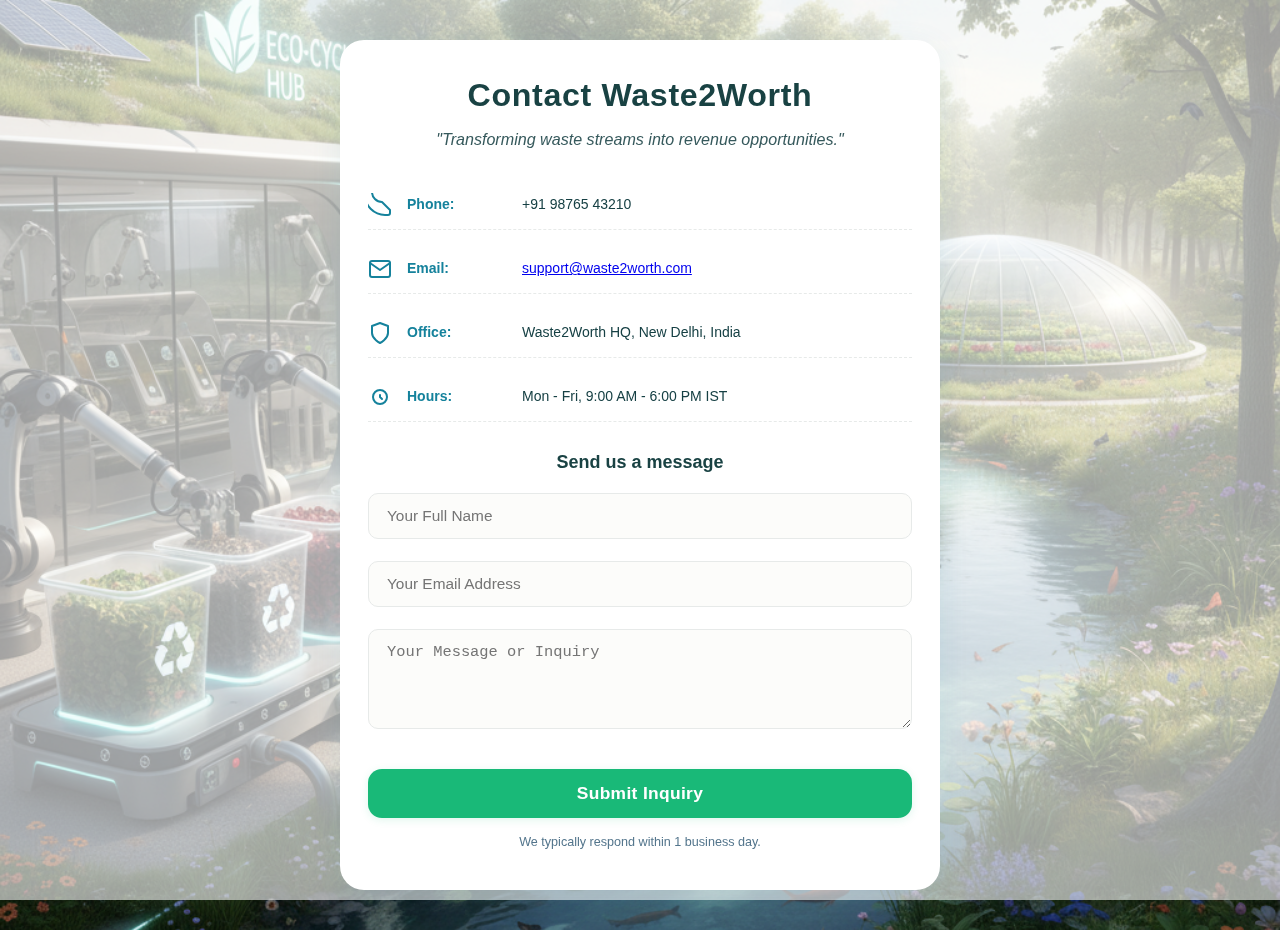
<file: contact.html>
<!DOCTYPE html>
<html lang="en">
<head>
    <meta charset="UTF-8">
    <title>Contact Us - Waste2Worth</title>
    <link rel="stylesheet" href="styles.css">
    <style>
        body {
            min-height: 100vh;
            margin: 0;
            font-family: 'Segoe UI', Arial, sans-serif;
            color: #164044;
            background: url('website_background.png') no-repeat center center fixed;
            background-size: cover;
            background-color: #fafaf6;
            position: relative;
        }
        /* Overlay for readability */
        body::before {
            content: "";
            position: fixed;
            top: 0; left: 0;
            width: 100vw; height: 100vh;
            background: rgba(255, 255, 255, 0.60);
            pointer-events: none;
            z-index: 0;
        }
        /* Main content stays above overlay */
        .contact-bg, .contact-card, h1, .contact-motto, .contact-details, form, button {
            position: relative;
            z-index: 1;
        }

        /* Your existing styles start here */
        .contact-bg {
            min-height: 100vh;
            display: flex;
            align-items: center;
            justify-content: center;
            padding: 40px 15px;
        }
        .contact-card {
            background: #fff;
            border-radius: 24px;
            box-shadow: 0 7px 32px #15829c17;
            padding: 36px 28px 38px 28px;
            max-width: 600px;
            width: 100%;
            text-align: center;
        }
        .contact-card h1 {
            font-size: 2.3rem;
            font-weight: 700;
            margin-bottom: 12px;
            color: #194243;
            letter-spacing: .02em;
        }
        .contact-motto {
            font-size: 1.15rem;
            color: #36595c;
            margin-bottom: 30px;
            font-style: italic;
        }
        .contact-details {
            text-align: left;
            margin-bottom: 30px;
        }
        .contact-details div {
            margin-bottom: 15px;
            padding: 12px 0;
            border-bottom: 1px dashed #e7eae9;
            display: flex;
            align-items: center;
            gap: 15px;
        }
        .contact-details strong {
            display: inline-block;
            min-width: 100px;
            color: #15829c;
        }
        .contact-input,
        .contact-textarea {
            width: 100%;
            margin-bottom: 22px;
            font-size: 1.1rem;
            border-radius: 10px;
            border: 1px solid #e7eae9;
            padding: 13px 18px;
            background: #fcfcfa;
            color: #194243;
            transition: border 0.16s;
            resize: vertical;
        }
        .contact-input:focus,
        .contact-textarea:focus {
            border-color: #15829c;
            outline: none;
            background: #f7fafb;
        }
        .contact-btn {
            width: 100%;
            background: #19b978;
            color: #fff;
            font-size: 1.24rem;
            padding: 14px;
            border: none;
            border-radius: 14px;
            font-weight: 700;
            margin-top: 12px;
            cursor: pointer;
            letter-spacing: .02em;
            box-shadow: 0 2px 8px #19b97822;
            transition: background 0.15s;
        }
        .contact-btn:hover {
            background: #14a36b;
        }
    </style>
</head>
<body>
    <div class="contact-bg">
        <div class="contact-card">
            <h1>Contact Waste2Worth</h1>
            <div class="contact-motto">"Transforming waste streams into revenue opportunities."</div>

            <div class="contact-details">
                <div>
                    <svg width="24" height="24" viewBox="0 0 24 24" fill="none" stroke="#15829c" stroke-width="2"
                        stroke-linecap="round" stroke-linejoin="round">
                        <path
                            d="M22 16.92v3a2 2 0 0 1-2 2h-3a20 20 0 0 1-20-20v-3a2 2 0 0 1 2-2h3a2 2 0 0 1 2 2 10 10 0 0 0 10 10z" />
                    </svg>
                    <strong>Phone:</strong> +91 98765 43210
                </div>
                <div>
                    <svg width="24" height="24" viewBox="0 0 24 24" fill="none" stroke="#15829c" stroke-width="2"
                        stroke-linecap="round" stroke-linejoin="round">
                        <path d="M4 4h16c1.1 0 2 .9 2 2v12c0 1.1-.9 2-2 2H4c-1.1 0-2-.9-2-2V6c0-1.1.9-2 2-2z" />
                        <polyline points="22,6 12,13 2,6" />
                    </svg>
                    <strong>Email:</strong> <a href="mailto:support@waste2worth.com">support@waste2worth.com</a>
                </div>
                <div>
                    <svg width="24" height="24" viewBox="0 0 24 24" fill="none" stroke="#15829c" stroke-width="2"
                        stroke-linecap="round" stroke-linejoin="round">
                        <path d="M12 22s8-4 8-10V5l-8-3-8 3v7c0 6 8 10 8 10z" />
                    </svg>
                    <strong>Office:</strong> Waste2Worth HQ, New Delhi, India
                </div>
                <div>
                    <svg width="24" height="24" viewBox="0 0 24 24" fill="none" stroke="#15829c" stroke-width="2"
                        stroke-linecap="round" stroke-linejoin="round">
                        <path d="M12 19c-3.8 0-7-3.2-7-7s3.2-7 7-7 7 3.2 7 7-3.2 7-7 7z" />
                        <polyline points="12 10 12 12 14 14" />
                    </svg>
                    <strong>Hours:</strong> Mon - Fri, 9:00 AM - 6:00 PM IST
                </div>
            </div>

            <form id="contactForm">
                <h3 style="color:#194243;margin-bottom:20px;">Send us a message</h3>
                <input type="text" id="contactName" class="contact-input" placeholder="Your Full Name" required>
                <input type="email" id="contactEmail" class="contact-input" placeholder="Your Email Address" required>
                <textarea id="contactMessage" class="contact-textarea" placeholder="Your Message or Inquiry" rows="4"
                    required></textarea>
                <button type="submit" class="contact-btn">Submit Inquiry</button>
            </form>
            <div style="font-size: 0.9rem; color: #53758c; margin-top: 15px;">We typically respond within 1 business
                day.</div>
        </div>
    </div>
    <script>
        document.getElementById('contactForm').addEventListener('submit', function (e) {
            e.preventDefault();
            const name = document.getElementById('contactName').value;
            const email = document.getElementById('contactEmail').value;
            const message = document.getElementById('contactMessage').value;

            // Dummy action for demo
            alert(`Thank you, ${name}! Your inquiry has been received. We will respond to ${email} shortly.`);

            // Clear the form for a real implementation
            document.getElementById('contactForm').reset();
        });
    </script>
</body>
</html>
</file>
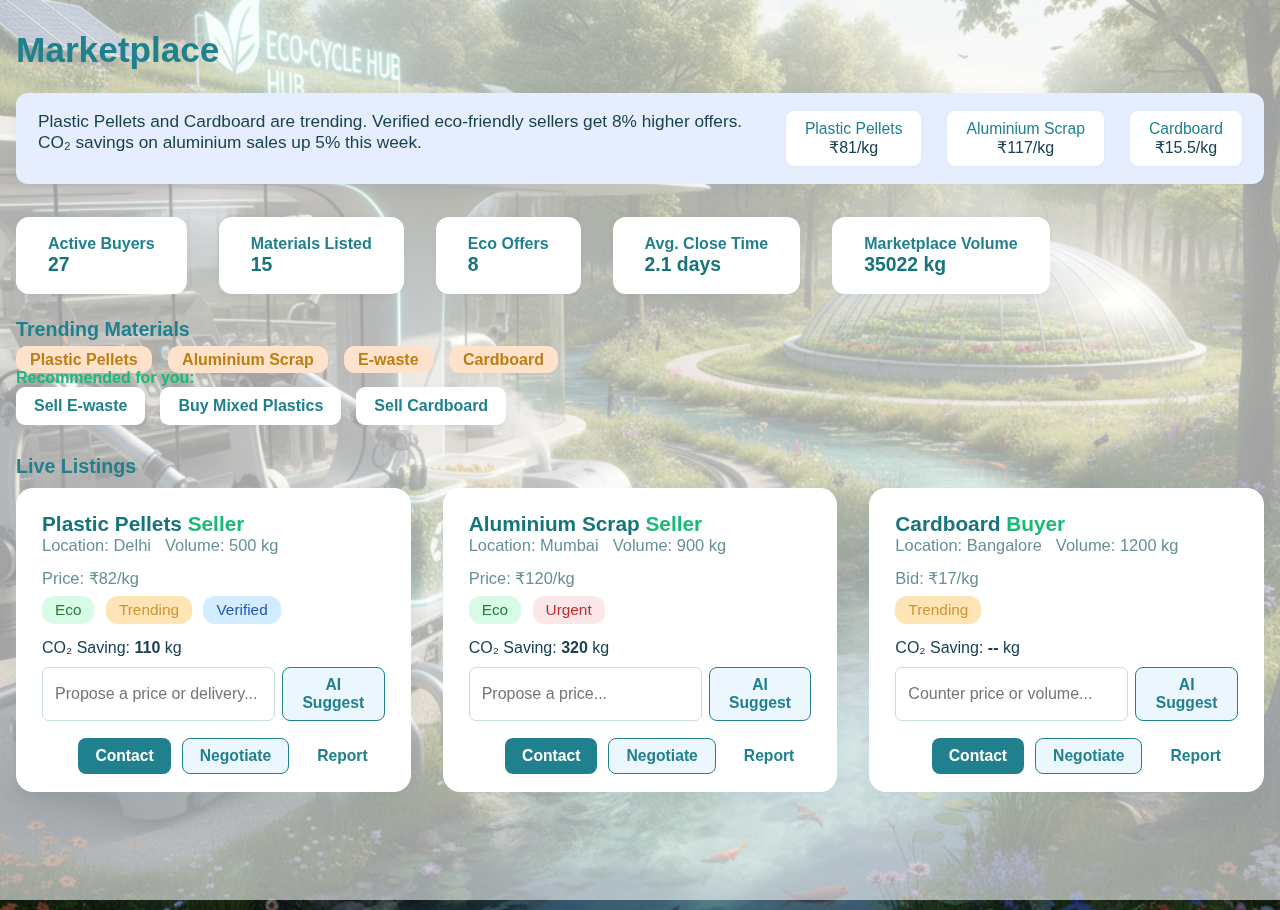
<file: marketplace.html>
<!DOCTYPE html>
<html lang="en">
<head>
<meta charset="UTF-8" />
<meta name="viewport" content="width=device-width, initial-scale=1" />
<title>Waste2Worth Marketplace</title>
<style>
body {
    margin: 0;
    padding: 0;
    min-height: 100vh;
    font-family:'Segoe UI',Arial,sans-serif;
    color:#184152;
    background: url('website_background.png') no-repeat center center fixed;
    background-size: cover;
    background-color: #f7faf9;
    position: relative;
}
/* Semi-transparent white overlay for readability */
body::before {
    content: "";
    position: fixed;
    top: 0;
    left: 0;
    width: 100vw;
    height: 100vh;
    background: rgba(255,255,255,0.60); /* You can adjust 0.60 for more/less overlay */
    pointer-events: none;
    z-index: 0;
}

/* Make sure main content is above overlay */
.marketplace-main,
.header-main, .market-insights, .stats-widgets, .section-title, .recommend, .rec-head, .rec-list, .live-listings, .footer, .modal {
    position: relative;
    z-index: 1;
}

.marketplace-main{max-width:1300px;margin:0 auto;padding:30px 16px 70px;}
.header-main{font-size:2.2rem;font-weight:800;color:#21808d;margin-bottom:7px;}
.market-insights{margin:23px 0 18px;padding:18px 22px;border-radius:12px;background:#e6eefd;box-shadow:0 2px 15px #237b8e14;display:flex;gap:38px; flex-wrap:wrap;}
.market-insights .m-summary{flex:2;font-size:1.08rem;}
.market-insights .m-prices{display:flex;gap:26px;}
.market-insights .m-prbox{background:#fff;border-radius:8px;padding:9px 19px;text-align:center;box-shadow:0 1px 4px #21808d12;}
.m-prbox span{display:block;}
.m-prbox .label{color:#21808d;font-size:.98rem;}
.live-listings{display: grid; gap:32px; grid-template-columns: repeat(auto-fit, minmax(350px,1fr)); margin-bottom:48px;}
.card{background:#fff;border-radius:17px;box-shadow:0 4px 25px #21808d13;padding:0 0 18px 0;display:flex;flex-direction:column;transition:.15s;position:relative;}
.card:hover{box-shadow:0 8px 32px #1a89aa16;transform:translateY(-3px);}
.card-header{padding:24px 26px 0 26px;}
.card-title{font-size:1.3rem;font-weight:700;color:#16747b;}
.card-sub{color:#19b978;margin-bottom:7px;}
.card-meta{font-size:1.03rem;color:#689195;display:flex;flex-wrap:wrap;gap:14px;margin-bottom:8px;}
.badges{margin-bottom:7px;}
.badge{display:inline-block;background:#d8fbe7;color:#128070;border-radius:12px;padding:5px 13px;font-size:.96rem;margin-right:7px;}
.badge.eco{background:#d8fbe7;color:#217e36;}
.badge.trending{background:#ffe4b6;color:#cd9532;}
.badge.urgent{background:#fbe7e7;color:#c2292e;}
.badge.verified{background:#d4ecff;color:#2257b4;}
.card-body{padding:0 26px;}
.eco-impact{margin:8px 0 5px 0;}
.card-actions{margin-top:17px;display:flex;justify-content:flex-end;gap:11px;padding:0 26px;}
.btn{border:none;padding:8px 17px;border-radius:8px;font-weight:700;font-size:.98rem;cursor:pointer;transition:.1s;}
.btn.primary{background:#21808d;color:white;}
.btn.secondary{background:#ebf7fc;color:#21808d;border:1.5px solid #21808d;}
.btn.ghost{background:transparent;color:#21808d;}
.negotiation-helper{margin-top:10px;display:flex;gap:7px;}
.neg-input{flex:1;padding:8px 12px;border-radius:7px;border:1px solid #c9dbde;font-size:1rem;max-width:220px;}
/* AI Suggest popover */
.suggestion-pop {
    position:absolute; left:15px; top:97px; z-index:40; min-width:250px; max-width:330px;
    background:#f6ffe2; box-shadow:0 4px 16px #bfdc7c44; color:#597526;border-radius:10px;
    font-size:.97rem;padding:9px 13px 10px 15px;display:none; animation:fadein .2s;
}
.suggestion-pop .close-sugg{
    float:right; color:#809523; font-weight:700; font-size:1.1rem; border:none; background:none; cursor:pointer;
}
@keyframes fadein {from{opacity:0} to{opacity:1} }
.section-title{font-size:1.23rem;font-weight:700;color:#21808d;margin:24px 0 10px;}
.recommend{margin-bottom:30px;}
.rec-head{font-weight:600;color:#19b978;font-size:1rem;}
.rec-list{display:flex;gap:15px;flex-wrap:wrap;}
.rec-item{background:#fff;box-shadow:0 1px 5px #21808d10;border-radius:9px;padding:10px 18px;color:#21808d;font-weight:600;}
.trending-chip{background:#ffe2cc;color:#bb7f13;padding:5px 14px;border-radius:11px;margin-right:12px;font-weight:600;}
.stats-widgets{display:flex; gap:32px; margin:33px 0 24px 0;}
.widget{background:#fff;box-shadow:0 1px 6px #21808d10;padding:18px 32px;border-radius:13px;}
.widget-title{color:#21808d;font-weight:700;}
.widget-value{font-size:1.21rem;font-weight:700;color:#16747b;}
/* Modal styles */
.modal {display:none;position:fixed;z-index:1000;left:0;top:0;width:100vw;height:100vh;overflow:auto;background:rgba(44,77,91,0.13);}
.modal-content{background:#fff;margin:60px auto;padding:34px 25px 25px 25px;border-radius:15px;max-width:390px;box-shadow:0 6px 38px #1a89aa25;position:relative;}
.close-modal{position:absolute;top:12px;right:21px;color:#21808d;font-size:1.45rem;cursor:pointer;font-weight:700;}
.modal input, .modal textarea{width:100%;margin-bottom:13px;padding:10px;border-radius:7px;border:1px solid #c9dbde;font-size:1rem;}
.modal label{font-size:.97rem;}
.modal button[type="submit"]{margin-top:7px; width:100%;}
@media (max-width:900px){
  .live-listings{grid-template-columns:1fr;}
  .market-insights,.stats-widgets{flex-direction:column;gap:14px;}
}
@media (max-width:550px){
  .marketplace-main{padding:11px 2px 27px;}
  .header-main{font-size:1.33rem;}
  .card-header{padding:14px 8px 0 10px;}
  .card-body,.card-actions{padding:0 10px;}
  .modal-content{max-width:98vw;}
  .suggestion-pop{min-width:90vw;max-width:96vw;left:3vw;}
}
</style>
</head>
<body>
<div class="marketplace-main">
  <div class="header-main">Marketplace</div>
  <!-- Market Insights-->
  <div class="market-insights">
    <div class="m-summary">Plastic Pellets and Cardboard are trending. Verified eco-friendly sellers get 8% higher offers. CO₂ savings on aluminium sales up 5% this week.</div>
    <div class="m-prices">
      <div class="m-prbox"><span class="label">Plastic Pellets</span><span>₹81/kg</span></div>
      <div class="m-prbox"><span class="label">Aluminium Scrap</span><span>₹117/kg</span></div>
      <div class="m-prbox"><span class="label">Cardboard</span><span>₹15.5/kg</span></div>
    </div>
  </div>
  <!-- Stats widgets (market analytics) -->
  <div class="stats-widgets">
    <div class="widget">
      <div class="widget-title">Active Buyers</div>
      <div class="widget-value">27</div>
    </div>
    <div class="widget">
      <div class="widget-title">Materials Listed</div>
      <div class="widget-value">15</div>
    </div>
    <div class="widget">
      <div class="widget-title">Eco Offers</div>
      <div class="widget-value">8</div>
    </div>
    <div class="widget">
      <div class="widget-title">Avg. Close Time</div>
      <div class="widget-value">2.1 days</div>
    </div>
    <div class="widget">
      <div class="widget-title">Marketplace Volume</div>
      <div class="widget-value">35022 kg</div>
    </div>
  </div>
  <!-- Trending Section -->
  <div class="section-title">Trending Materials</div>
  <div>
    <span class="trending-chip">Plastic Pellets</span>
    <span class="trending-chip">Aluminium Scrap</span>
    <span class="trending-chip">E-waste</span>
    <span class="trending-chip">Cardboard</span>
  </div>
  <!-- Recommendations -->
  <div class="recommend">
    <div class="rec-head">Recommended for you:</div>
    <div class="rec-list">
      <div class="rec-item">Sell E-waste</div>
      <div class="rec-item">Buy Mixed Plastics</div>
      <div class="rec-item">Sell Cardboard</div>
    </div>
  </div>
  <!-- Marketplace Listings -->
  <div class="section-title">Live Listings</div>
  <section class="live-listings">
    <!-- Cards and listings go here (see your original HTML for this section) -->
    <!-- ... unchanged content ... -->
    <!-- Card 1 -->
    <div class="card" data-card-id="0" style="position:relative;">
      <div class="card-header">
        <div class="card-title">Plastic Pellets <span class="card-sub">Seller</span></div>
        <div class="card-meta">
          <span>Location: Delhi</span>
          <span>Volume: 500 kg</span>
          <span>Price: ₹82/kg</span>
        </div>
        <div class="badges">
          <span class="badge eco">Eco</span>
          <span class="badge trending">Trending</span>
          <span class="badge verified">Verified</span>
        </div>
      </div>
      <div class="card-body">
        <div class="eco-impact">CO₂ Saving: <b>110</b> kg</div>
        <div class="negotiation-helper">
          <input class="neg-input" type="text" placeholder="Propose a price or delivery..."/>
          <button class="btn secondary" type="button" onclick="showSuggestion(0,this)">AI Suggest</button>
        </div>
      </div>
      <div class="card-actions">
        <button class="btn primary" onclick="openModal('contact',0)">Contact</button>
        <button class="btn secondary" onclick="openModal('negotiate',0)">Negotiate</button>
        <button class="btn ghost" onclick="openModal('report',0)">Report</button>
      </div>
      <div class="suggestion-pop" id="sugg-pop-0"><span class="close-sugg" onclick="closeSuggestion(0)">&times;</span>
        <b>AI Suggestion: </b>How about splitting the deal at ₹80/kg for half the volume?
      </div>
    </div>
    <!-- Card 2 -->
    <div class="card" data-card-id="1" style="position:relative;">
      <div class="card-header">
        <div class="card-title">Aluminium Scrap <span class="card-sub">Seller</span></div>
        <div class="card-meta">
          <span>Location: Mumbai</span>
          <span>Volume: 900 kg</span>
          <span>Price: ₹120/kg</span>
        </div>
        <div class="badges">
          <span class="badge eco">Eco</span>
          <span class="badge urgent">Urgent</span>
        </div>
      </div>
      <div class="card-body">
        <div class="eco-impact">CO₂ Saving: <b>320</b> kg</div>
        <div class="negotiation-helper">
          <input class="neg-input" type="text" placeholder="Propose a price..."/>
          <button class="btn secondary" type="button" onclick="showSuggestion(1,this)">AI Suggest</button>
        </div>
      </div>
      <div class="card-actions">
        <button class="btn primary" onclick="openModal('contact',1)">Contact</button>
        <button class="btn secondary" onclick="openModal('negotiate',1)">Negotiate</button>
        <button class="btn ghost" onclick="openModal('report',1)">Report</button>
      </div>
      <div class="suggestion-pop" id="sugg-pop-1"><span class="close-sugg" onclick="closeSuggestion(1)">&times;</span>
        <b>AI Suggestion: </b>Try bidding ₹117/kg and offer immediate pickup.
      </div>
    </div>
    <!-- Card 3 -->
    <div class="card" data-card-id="2" style="position:relative;">
      <div class="card-header">
        <div class="card-title">Cardboard <span class="card-sub">Buyer</span></div>
        <div class="card-meta">
          <span>Location: Bangalore</span>
          <span>Volume: 1200 kg</span>
          <span>Bid: ₹17/kg</span>
        </div>
        <div class="badges">
          <span class="badge trending">Trending</span>
        </div>
      </div>
      <div class="card-body">
        <div class="eco-impact">CO₂ Saving: <b>--</b> kg</div>
        <div class="negotiation-helper">
          <input class="neg-input" type="text" placeholder="Counter price or volume..."/>
          <button class="btn secondary" type="button" onclick="showSuggestion(2,this)">AI Suggest</button>
        </div>
      </div>
      <div class="card-actions">
        <button class="btn primary" onclick="openModal('contact',2)">Contact</button>
        <button class="btn secondary" onclick="openModal('negotiate',2)">Negotiate</button>
        <button class="btn ghost" onclick="openModal('report',2)">Report</button>
      </div>
      <div class="suggestion-pop" id="sugg-pop-2"><span class="close-sugg" onclick="closeSuggestion(2)">&times;</span>
        <b>AI Suggestion: </b>Buyer may accept a bundled delivery at ₹16.5/kg.
      </div>
    </div>
  </section>
  <!-- MODALS (negotiation/contact/report, one instance, dynamic content) -->
  <div class="modal" id="main-modal">
    <div class="modal-content" id="modal-content">
      <span class="close-modal" onclick="closeModal()">&times;</span>
      <div id="modal-body"></div>
    </div>
  </div>
</div>
<script>
const modal = document.getElementById('main-modal');
const modalBody = document.getElementById('modal-body');
const cardData = [
  {
    title: "Plastic Pellets Seller",
    location: "Delhi",
    volume: "500 kg",
    price: "₹82/kg",
    co2: "110 kg",
    type: "seller"
  },
  {
    title: "Aluminium Scrap Seller",
    location: "Mumbai",
    volume: "900 kg",
    price: "₹120/kg",
    co2: "320 kg",
    type: "seller"
  },
  {
    title: "Cardboard Buyer",
    location: "Bangalore",
    volume: "1200 kg",
    price: "₹17/kg bid",
    co2: "--",
    type: "buyer"
  }
];
const suggestText = [
  "How about splitting the deal at ₹80/kg for half the volume?",
  "Try bidding ₹117/kg and offer immediate pickup.",
  "Buyer may accept a bundled delivery at ₹16.5/kg."
];

function openModal(type, cardId) {
  let c = cardData[cardId];
  closeAllSuggestions();
  if(type==='contact') {
    modalBody.innerHTML = `<h3 style="font-size:1.16rem;margin-bottom:.6em;">Contact ${c.title}</h3>
      <form autocomplete="off">
        <label>Your Name</label>
        <input required placeholder="Full Name" /><br/>
        <label>Email or Phone</label>
        <input required placeholder="Email or Mobile"/><br/>
        <label>Message</label>
        <textarea rows="3" required>Interested in your ${c.title.split(' ')[0]} at ${c.price}. Please share more details.</textarea><br/>
        <button type="submit" class="btn primary" onclick="event.preventDefault();closeModal();alert('Message sent!')">Send</button>
      </form>`;
  }
  if(type==='negotiate') {
    modalBody.innerHTML = `<h3 style="font-size:1.16rem;margin-bottom:.65em;">Negotiate with ${c.title}</h3>
      <form autocomplete="off">
        <label>Your Offer (Price or Terms)</label>
        <input required placeholder="e.g. ₹${parseInt(c.price)||''}/kg for half the lot"/><br/>
        <button type="submit" class="btn secondary" onclick="event.preventDefault();closeModal();alert('Offer submitted!')">Propose Offer</button>
      </form>`;
  }
  if(type==='report') {
    modalBody.innerHTML = `<h3 style="font-size:1.13rem;margin-bottom:.55em;">Report ${c.title}</h3>
      <form autocomplete="off">
        <label>Reason</label><input placeholder="Reason for report" required/><br/>
        <label>Details</label><textarea rows="3"></textarea><br/>
        <button type="submit" class="btn ghost" onclick="event.preventDefault();closeModal();alert('Thank you for your report!')">Submit Report</button>
      </form>`;
  }
  modal.style.display = "block";
}
function closeModal() {
  modal.style.display = "none";
  modalBody.innerHTML = "";
}
window.onclick = function(event) {
  if (event.target === modal) closeModal();
};
// AI Suggest popover logic
function showSuggestion(idx,btn) {
  closeAllSuggestions();
  document.getElementById("sugg-pop-"+idx).style.display = "block";
}
function closeSuggestion(idx){
  document.getElementById("sugg-pop-"+idx).style.display="none";
}
function closeAllSuggestions() {
  document.querySelectorAll('.suggestion-pop').forEach(el=>el.style.display="none");
}
</script>
</body>
</html>
</file>
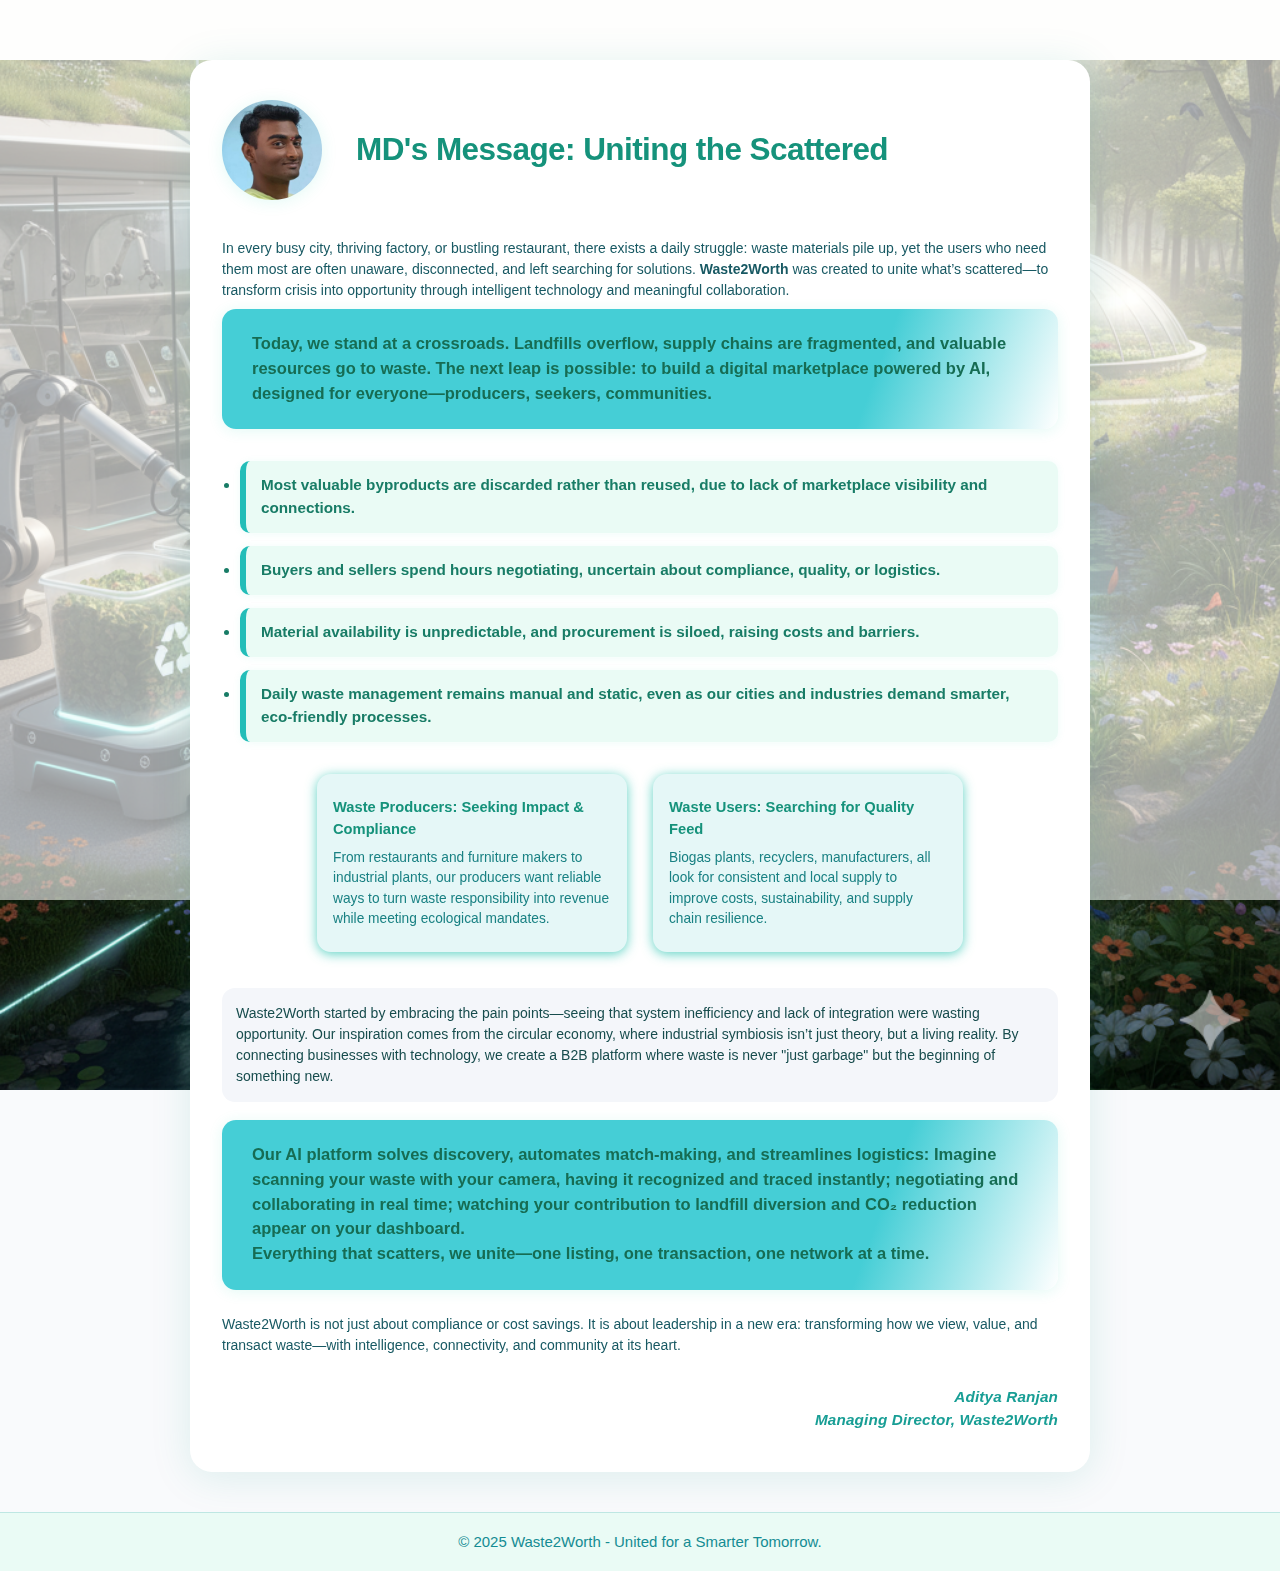
<file: md-message.html>
<!DOCTYPE html>
<html lang="en">
<head>
  <meta charset="UTF-8">
  <title>MD's Message | Waste2Worth</title>
  <meta name="viewport" content="width=device-width, initial-scale=1.0">
  <link rel="stylesheet" href="styles.css">
  <style>
    body {
      background: url('website_background.png') no-repeat center center fixed;
      background-size: cover;
      background-color: #f9fafc;
      color: #185963;
      margin: 0;
      font-family: 'Segoe UI', Arial, sans-serif;
      min-height: 100vh;
      position: relative;
    }
    /* Overlay for readability */
    body::before {
      content: "";
      position: fixed;
      top: 0; left: 0;
      width: 100vw; height: 100vh;
      background: rgba(255,255,255,0.60);
      pointer-events: none;
      z-index: 0;
    }
    .md-section, footer {
      position: relative;
      z-index: 1;
    }
    .md-section {
      max-width: 900px;
      margin: 60px auto 0 auto;
      background: #fff;
      border-radius: 22px;
      box-shadow: 0 5px 40px #129a8220;
      padding: 40px 32px;
      position: relative;
    }
    .md-header {
      display: flex; align-items: center; gap: 34px; margin-bottom: 18px;
    }
    .md-avatar {
      width: 100px; height: 100px;
      border-radius: 50%; object-fit: cover;
      box-shadow: 0 2px 16px #23dbac20;
      background: #eafbf5;
    }
    .md-title {
      font-size: 2.25rem; font-weight: 800; color: #15927b; letter-spacing: -.018em;
    }
    .md-message {
      margin: 38px 0 0 0;
    }
    .crisis-list {
      margin: 32px 0 32px 0;
      padding-left: 18px;
    }
    .crisis-list li {
      background: #eafbf5;
      border-left: 6px solid #23bdb8;
      margin-bottom: 13px;
      padding: 13px 15px;
      border-radius: 10px;
      font-weight: 550;
      font-size: 1.09rem;
      color: #187c66;
      box-shadow: 0 1px 8px #23dbac12;
    }
    .md-highlight {
      background: linear-gradient(110deg, #45CED6 77%, #fff 100%);
      font-size: 1.18rem; font-weight: 570;
      color: #166c53;
      padding: 23px 30px; border-radius: 14px;
      box-shadow: 0 2px 14px #23dbac20; margin-bottom: 24px;
      margin-top: 8px;
    }
    .md-user-boxes {
      display: flex; gap: 26px; flex-wrap: wrap; margin-bottom: 18px; margin-top: 20px;
      justify-content: center;
    }
    .md-user-box {
      background:#e5f7f7; border-radius:14px; padding:22px 16px;
      flex:1 1 280px; min-width:240px; max-width:310px;
      box-shadow:0 2px 12px #17bfaab2;
    }
    .md-user-title {
      color: #15927b; font-weight: 700; font-size: 1.05rem; margin-bottom: 8px;
    }
    .md-user-desc {
      color: #198183; font-size: 0.98rem;
    }
    .md-origin {
      margin: 36px 0 18px 0; color: #174c4d; background: #f4f6fa; border-radius:13px; padding:15px 14px; font-weight:540;
    }
    .md-signature {
      margin-top: 30px; text-align: right; color: #189e95; font-size:1.09rem; font-style:italic; font-weight:600; letter-spacing:.01em;
    }
    @media (max-width:700px){
      .md-section { padding:20px 4vw; }
      .md-header{ flex-direction:column; align-items:flex-start;}
      .md-user-boxes{ flex-direction:column; }
    }
  </style>
</head>
<body>
  <main class="md-section">
    <div class="md-header">
      <img src="ashu_photo1.jpeg" alt="MD Image" class="md-avatar">
      <div class="md-title">MD's Message: Uniting the Scattered</div>
    </div>
    <div class="md-message">
      <p>
        In every busy city, thriving factory, or bustling restaurant, there exists a daily struggle: waste materials pile up, yet the users who need them most are often unaware, disconnected, and left searching for solutions. <strong>Waste2Worth</strong> was created to unite what’s scattered—to transform crisis into opportunity through intelligent technology and meaningful collaboration.
      </p>
      <div class="md-highlight">
        Today, we stand at a crossroads. Landfills overflow, supply chains are fragmented, and valuable resources go to waste. The next leap is possible: to build a digital marketplace powered by AI, designed for everyone—producers, seekers, communities.
      </div>

      <ul class="crisis-list">
        <li>Most valuable byproducts are discarded rather than reused, due to lack of marketplace visibility and connections.</li>
        <li>Buyers and sellers spend hours negotiating, uncertain about compliance, quality, or logistics.</li>
        <li>Material availability is unpredictable, and procurement is siloed, raising costs and barriers.</li>
        <li>Daily waste management remains manual and static, even as our cities and industries demand smarter, eco-friendly processes.</li>
      </ul>

      <section class="md-user-boxes">
        <div class="md-user-box">
          <div class="md-user-title">Waste Producers: Seeking Impact & Compliance</div>
          <div class="md-user-desc">From restaurants and furniture makers to industrial plants, our producers want reliable ways to turn waste responsibility into revenue while meeting ecological mandates.</div>
        </div>
        <div class="md-user-box">
          <div class="md-user-title">Waste Users: Searching for Quality Feed</div>
          <div class="md-user-desc">Biogas plants, recyclers, manufacturers, all look for consistent and local supply to improve costs, sustainability, and supply chain resilience.</div>
        </div>
      </section>

      <div class="md-origin">
        Waste2Worth started by embracing the pain points—seeing that system inefficiency and lack of integration were wasting opportunity. Our inspiration comes from the circular economy, where industrial symbiosis isn’t just theory, but a living reality. By connecting businesses with technology, we create a B2B platform where waste is never "just garbage" but the beginning of something new.
      </div>

      <div class="md-highlight">
        <strong>Our AI platform solves discovery, automates match-making, and streamlines logistics:</strong> Imagine scanning your waste with your camera, having it recognized and traced instantly; negotiating and collaborating in real time; watching your contribution to landfill diversion and CO₂ reduction appear on your dashboard.<br>
        Everything that scatters, we unite—one listing, one transaction, one network at a time.
      </div>
      <p>
        Waste2Worth is not just about compliance or cost savings. It is about leadership in a new era: transforming how we view, value, and transact waste—with intelligence, connectivity, and community at its heart.
      </p>
    </div>
    <div class="md-signature">
      Aditya Ranjan<br>
      Managing Director, Waste2Worth
    </div>
  </main>
  <footer class="footer" style="background:#eafbf5; border-top:1px solid #bee7e3; text-align:center; font-size:1.07rem; color:#148c93; padding:18px 0; margin-top:40px;">
    &copy; 2025 Waste2Worth - United for a Smarter Tomorrow.
  </footer>
</body>
</html>
</file>
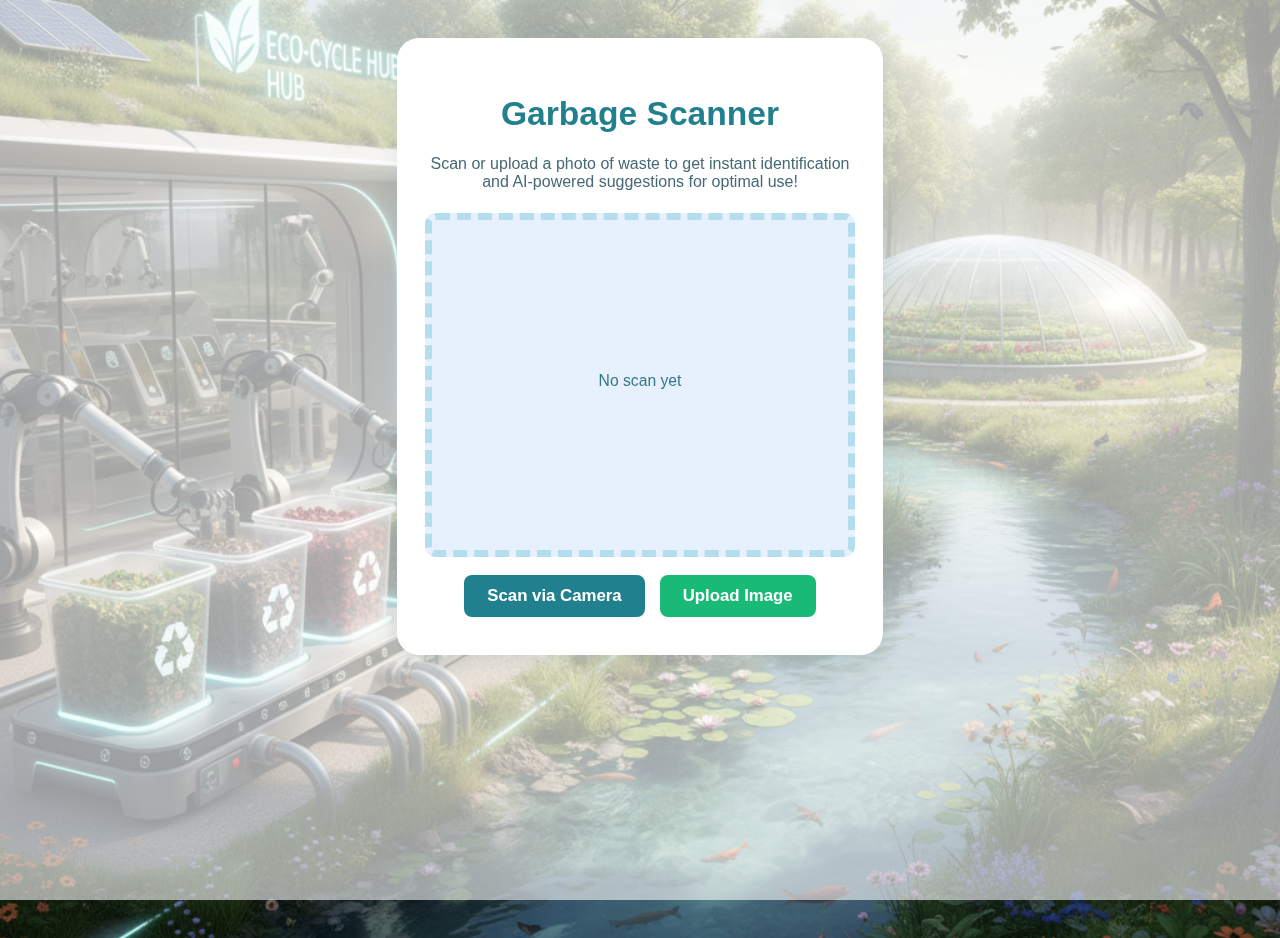
<file: scanner.html>
<!DOCTYPE html>
<html lang="en">
<head>
<meta charset="UTF-8"/>
<meta name="viewport" content="width=device-width, initial-scale=1"/>
<title>Waste Scanner | Waste2Worth</title>
<style>
body {
  margin: 0;
  background: url('website_background.png') no-repeat center center fixed;
  background-size: cover;
  background-color: #f6f9fa;
  font-family:'Segoe UI',Arial,sans-serif;
  color:#164044;
  min-height: 100vh;
  position: relative;
}
/* Overlay for text/image readability */
body::before {
  content: "";
  position: fixed;
  top: 0; left: 0;
  width: 100vw; height: 100vh;
  background: rgba(255,255,255,0.60);
  pointer-events: none;
  z-index: 0;
}
/* Prevent overlay from blocking main content */
.scanner-main, h1, .subtitle, .scan-view, .scan-action-btns, #resultBlock {
  position: relative;
  z-index: 1;
}
.scanner-main { max-width:430px;margin:3vw auto 0 auto; background: #fff; border-radius:22px; box-shadow:0 4px 24px #21808d1c; padding:34px 28px 30px;}
h1 { color:#21808d; font-weight:900; text-align:center; font-size:2.1rem;}
.subtitle { color:#466973; text-align:center; margin-bottom:22px;}
.scan-view { background:#e6f1fd; border-radius:11px; height:330px; display:flex;align-items:center;justify-content:center;position:relative;border:7px dashed #b4deee; margin-bottom:18px;}
#scanImage { max-width:98%; max-height:300px; border-radius:8px;}
.scan-action-btns {display:flex;gap:15px;justify-content:center;margin-bottom:8px;}
.scan-btn, .scan-upload-btn { background:#21808d;color:#fff;padding:11px 23px;border:none;border-radius:8px;font-size:1.05rem;font-weight:700;cursor:pointer;}
.scan-upload-btn {background:#19b978;}
.scan-btn:hover, .scan-upload-btn:hover {opacity:0.89;}
input[type='file']{display:none;}
label.upload-label{display:inline-block;cursor:pointer;}
.scan-caption{text-align:center;color:#35778a;font-size:.98rem;margin-bottom:8px;}
.result-block{margin:13px 0 3px 0;background:#f6fff9;border-radius:12px;box-shadow:0 1px 7px #18bf8c11;padding:20px;}
.result-title{color:#19b978;font-size:1.17rem;font-weight:700;margin-bottom:3px;}
.result-row{display:flex;justify-content:space-between;margin-bottom:7px;}
.result-mat{font-weight:700;}
.result-usage{color:#258895;font-size:1.01rem;}
#ai-insight{margin-top:18px;margin-bottom:4px;border-radius:10px;background:#e6f7d1;color:#516f2f;padding:13px;font-style:italic;font-size:1.05rem;}
@media(max-width:600px){.scanner-main{padding:11px 5vw;}.scan-view{height:220px;}}
</style>
</head>
<body>
<div class="scanner-main">
  <h1>Garbage Scanner</h1>
  <div class="subtitle">Scan or upload a photo of waste to get instant identification and AI-powered suggestions for optimal use!</div>
  <div class="scan-view" id="scanView">
    <span class="scan-caption" id="camMsg">No scan yet</span>
    <img id="scanImage" style="display:none"/>
  </div>
  <div class="scan-action-btns">
    <button class="scan-btn" onclick="startCamera()">Scan via Camera</button>
    <label class="scan-upload-btn upload-label">
      Upload Image
      <input type="file" accept="image/*" id="imgInput" onchange="uploadImage(event)"/>
    </label>
  </div>
  <div id="resultBlock" style="display:none">
    <div class="result-title">Scanned Materials</div>
    <div class="result-row"><span class="result-mat">Plastic (PET)</span><span>32%</span></div>
    <div class="result-row"><span class="result-mat">Aluminium</span><span>18%</span></div>
    <div class="result-row"><span class="result-mat">Food/Biomass</span><span>41%</span></div>
    <div class="result-row"><span class="result-mat">Others</span><span>9%</span></div>
    <div class="result-title" style="margin-top:14px">Optimal Usage</div>
    <div class="result-usage">• Plastic: Recycle as PET bottles/pellets<br/>
        • Aluminium: Melt for new sheet/can stock<br/>
        • Food: Compost or bio-digester<br/>
        • Others: Sorted disposal</div>
    <div id="ai-insight">
      "This mix is best processed in a materials recovery facility. Diverting this amount saves 17kg CO₂ and creates value from compost and recyclables!"<br/>
      <b>- Gemini AI</b>
    </div>
  </div>
</div>
<script>
// Dummy camera (no real camera here, simulate scan for demo)
function startCamera() {
  document.getElementById('camMsg').textContent = "Simulating scan... Sample image loaded.";
  let img = document.getElementById('scanImage');
  img.src = "https://images.unsplash.com/photo-1506744038136-46273834b3fb?auto=format&fit=facearea&w=560&q=80";
  img.style.display = "";
  document.getElementById('resultBlock').style.display = "";
}
// File upload shows preview and result
function uploadImage(event) {
  let file = event.target.files && event.target.files[0];
  if (!file) return;
  let reader = new FileReader();
  reader.onload = function(e) {
    let img = document.getElementById('scanImage');
    img.src = e.target.result;
    img.style.display = "";
    document.getElementById('camMsg').textContent = "Image uploaded!";
    document.getElementById('resultBlock').style.display = "";
  };
  reader.readAsDataURL(file);
}
</script>
</body>
</html>
</file>
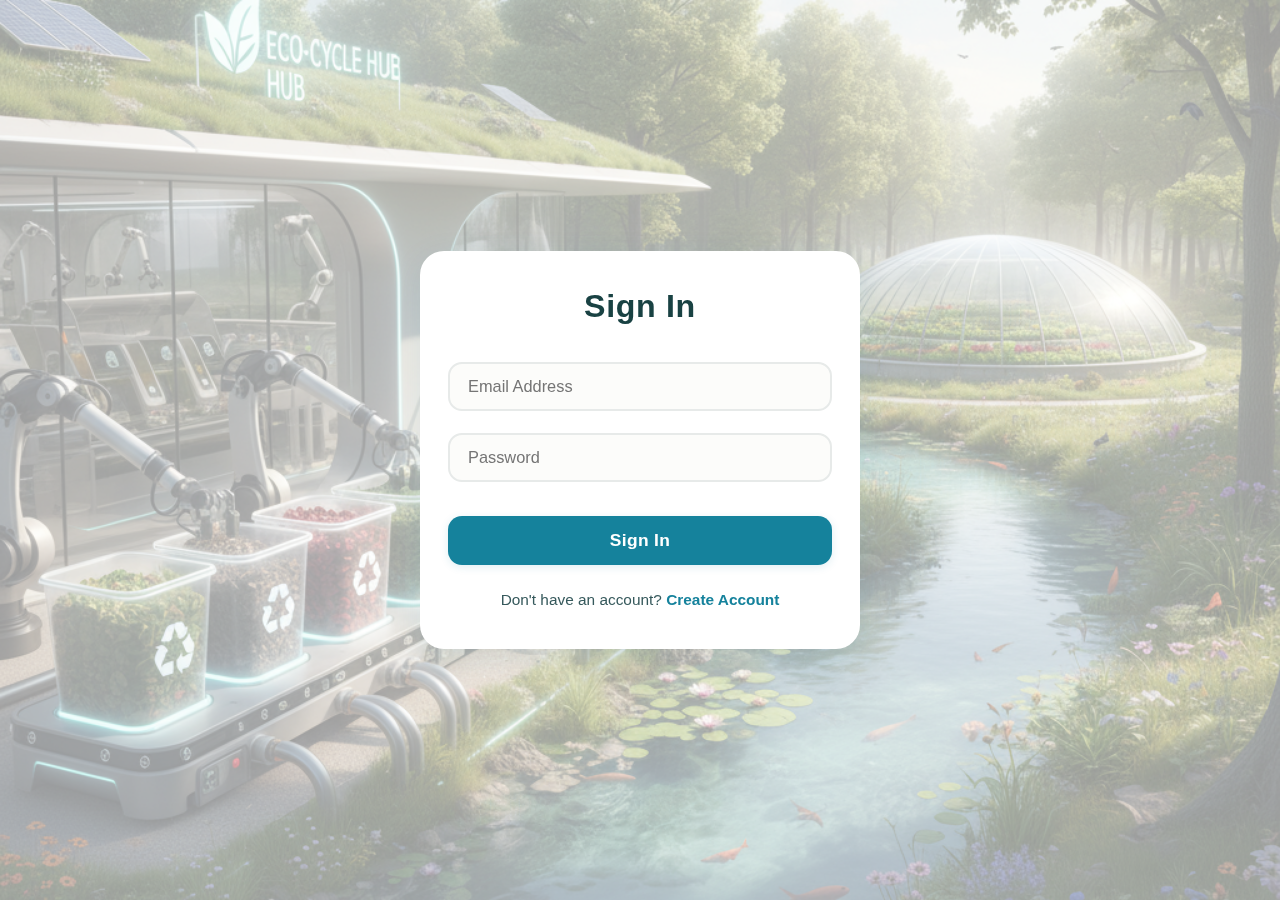
<file: signin.html>
<!-- signin.html -->
<!DOCTYPE html>
<html lang="en">
<head>
    <meta charset="UTF-8">
    <title>Sign In - Waste2Worth</title>
    <link rel="stylesheet" href="styles.css">
    <style>
        body {
            min-height: 100vh;
            margin: 0;
            font-family: 'Segoe UI', Arial, sans-serif;
            color: #194243;
            background: url('website_background.png') no-repeat center center fixed;
            background-size: cover;
            background-color: #fafaf6;
            position: relative;
        }
        /* Overlay for readability */
        body::before {
            content: "";
            position: fixed;
            top: 0; left: 0;
            width: 100vw; height: 100vh;
            background: rgba(255,255,255,0.60);
            pointer-events: none;
            z-index: 0;
        }
        /* Content on top of overlay */
        .auth-bg, .auth-card, h1, form, .auth-footer {
            position: relative;
            z-index: 1;
        }
        /* Existing Styles */
        .auth-bg { min-height: 100vh; background: transparent; display: flex; align-items: center; justify-content: center;}
        .auth-card {background: #fff; border-radius: 24px; box-shadow: 0 7px 32px #15829c17; padding: 36px 28px 38px 28px; max-width: 440px; width: 100%; text-align: center;}
        .auth-card h1 {font-size: 2.3rem; font-weight: 700; margin-bottom: 36px; color: #194243; letter-spacing: .02em;}
        .auth-input {width: 100%; margin-bottom: 22px; font-size: 1.17rem; border-radius: 14px; border: 2px solid #e7eae9; padding: 13px 18px; background: #fcfcfa; color: #194243; transition: border 0.16s;}
        .auth-input:focus {border-color: #15829c; outline: none; background: #f7fafb;}
        .auth-btn {width: 100%; background: #15829c; color: #fff; font-size: 1.24rem; padding: 14px; border: none; border-radius: 14px; font-weight: 700; margin-top: 12px; margin-bottom: 15px; cursor: pointer; letter-spacing: .02em; box-shadow: 0 2px 8px #15829c22; transition: background 0.15s;}
        .auth-btn:hover {background: #156c90;}
        .auth-link {color: #15829c; font-weight: 600; text-decoration: none; transition: color 0.14s;}
        .auth-link:hover {color: #146a85; text-decoration: underline;}
        .auth-footer {font-size: 1.1rem; color: #36595c; margin-top: 8px;}
    </style>
</head>
<body>
    <div class="auth-bg">
        <div class="auth-card">
            <h1>Sign In</h1>
            <form id="signinForm">
                <input type="email" id="signinEmail" class="auth-input" placeholder="Email Address" required>
                <input type="password" id="signinPassword" class="auth-input" placeholder="Password" required>
                <button type="submit" class="auth-btn">Sign In</button>
            </form>
            <div class="auth-footer">
                Don't have an account?
                <a href="signup.html" class="auth-link">Create Account</a>
            </div>
        </div>
    </div>
    <script>
        document.getElementById('signinForm').addEventListener('submit', function(e) {
            e.preventDefault();
            const email = document.getElementById('signinEmail').value;
            const password = document.getElementById('signinPassword').value;
            const savedEmail = localStorage.getItem('w2w_user_email');
            const savedPass = localStorage.getItem('w2w_user_password');
            if (email === savedEmail && password === savedPass) {
                alert('Login successful!');
                window.location.href = "index.html";
            } else {
                alert('Invalid email or password.');
            }
        });
    </script>
</body>
</html>
</file>
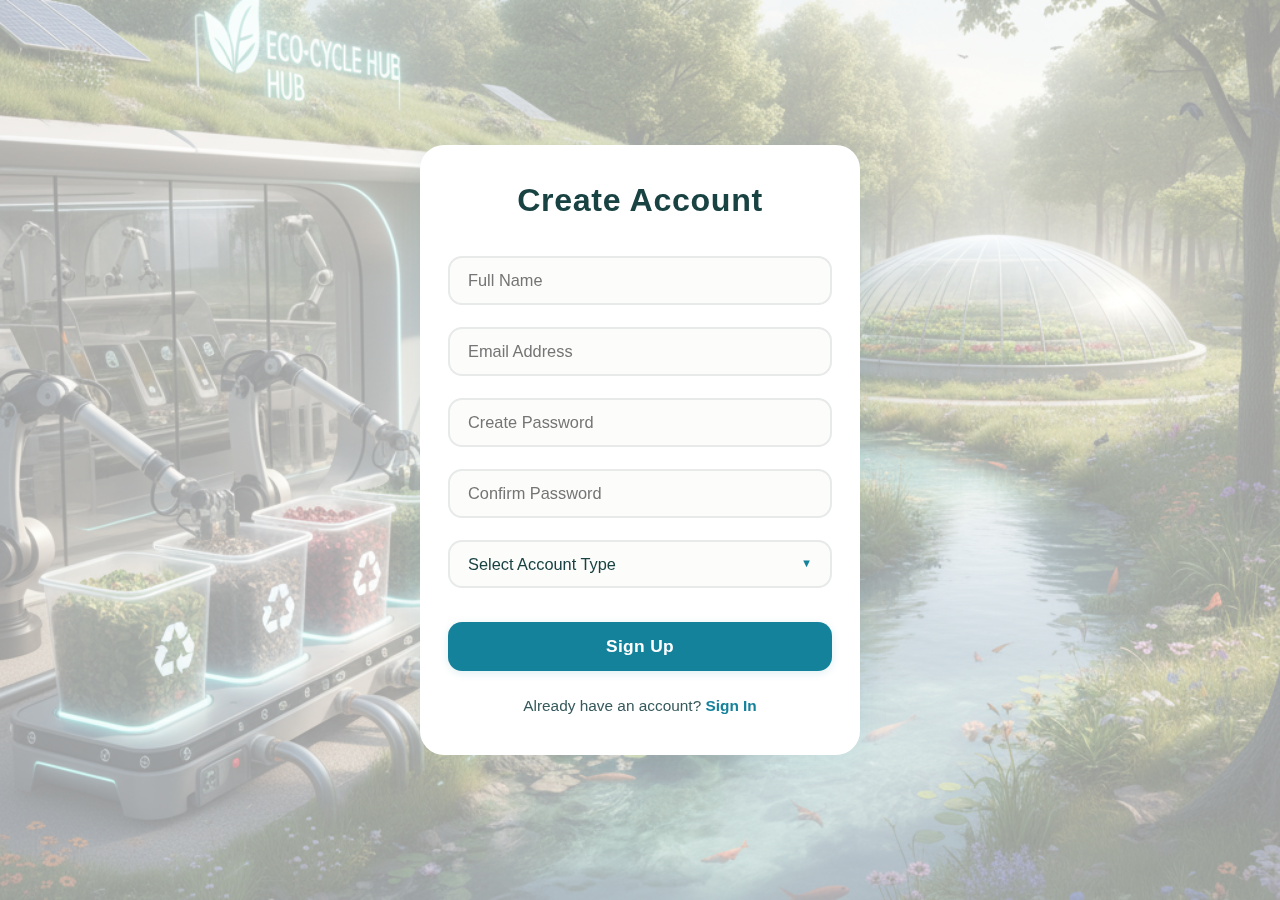
<file: signup.html>
<!-- signup.html -->
<!DOCTYPE html>
<html lang="en">
<head>
    <meta charset="UTF-8">
    <title>Create Account - Waste2Worth</title>
    <link rel="stylesheet" href="styles.css">
    <style>
        body {
            min-height: 100vh;
            margin: 0;
            font-family: 'Segoe UI', Arial, sans-serif;
            color: #194243;
            background: url('website_background.png') no-repeat center center fixed;
            background-size: cover;
            background-color: #fafaf6;
            position: relative;
        }
        /* Overlay for readability */
        body::before {
            content: "";
            position: fixed;
            top: 0; left: 0;
            width: 100vw; height: 100vh;
            background: rgba(255,255,255,0.60);
            pointer-events: none;
            z-index: 0;
        }
        /* Content above overlay */
        .auth-bg, .auth-card, h1, form, .auth-footer {
            position: relative;
            z-index: 1;
        }
        /* Existing Styles */
        .auth-bg { min-height: 100vh; background: transparent; display: flex; align-items: center; justify-content: center;}
        .auth-card {background: #fff; border-radius: 24px; box-shadow: 0 7px 32px #15829c17; padding: 36px 28px 38px 28px; max-width: 440px; width: 100%; text-align: center;}
        .auth-card h1 {font-size: 2.3rem; font-weight: 700; margin-bottom: 36px; color: #194243; letter-spacing: .02em;}
        .auth-input, .auth-select {width: 100%; margin-bottom: 22px; font-size: 1.17rem; border-radius: 14px; border: 2px solid #e7eae9; padding: 13px 18px; background: #fcfcfa; color: #194243; transition: border 0.16s; appearance: none; }
        .auth-input:focus, .auth-select:focus {border-color: #15829c; outline: none; background: #f7fafb;}
        .auth-btn {width: 100%; background: #15829c; color: #fff; font-size: 1.24rem; padding: 14px; border: none; border-radius: 14px; font-weight: 700; margin-top: 12px; margin-bottom: 15px; cursor: pointer; letter-spacing: .02em; box-shadow: 0 2px 8px #15829c22; transition: background 0.15s;}
        .auth-btn:hover {background: #156c90;}
        .auth-link {color: #15829c; font-weight: 600; text-decoration: none; transition: color 0.14s;}
        .auth-link:hover {color: #146a85; text-decoration: underline;}
        .auth-footer {font-size: 1.1rem; color: #36595c; margin-top: 8px;}
        .select-container { position: relative; }
        .select-container::after {
            content: '▼';
            position: absolute;
            top: 15px;
            right: 20px;
            font-size: 0.8rem;
            color: #15829c;
            pointer-events: none;
        }
    </style>
</head>
<body>
    <div class="auth-bg">
        <div class="auth-card">
            <h1>Create Account</h1>
            <form id="signupForm">
                <input type="text" id="signupName" class="auth-input" placeholder="Full Name" required>
                <input type="email" id="signupEmail" class="auth-input" placeholder="Email Address" required>
                <input type="password" id="signupPassword" class="auth-input" placeholder="Create Password" required>
                <input type="password" id="signupConfirm" class="auth-input" placeholder="Confirm Password" required>
                <div class="select-container">
                    <select id="accountType" class="auth-select" required>
                        <option value="" disabled selected>Select Account Type</option>
                        <option value="seller">Seller (Waste Producer)</option>
                        <option value="buyer">Buyer (Waste Consumer/Recycler)</option>
                        <option value="both">Both (Seller & Buyer)</option>
                    </select>
                </div>
                <button type="submit" class="auth-btn">Sign Up</button>
            </form>
            <div class="auth-footer">
                Already have an account?
                <a href="signin.html" class="auth-link">Sign In</a>
            </div>
        </div>
    </div>
    <script>
        document.getElementById('signupForm').addEventListener('submit', function(e) {
            e.preventDefault();
            const password = document.getElementById('signupPassword').value;
            const confirm = document.getElementById('signupConfirm').value;
            const accountType = document.getElementById('accountType').value;
            if (accountType === "") {
                alert('Please select an account type!');
                return;
            }
            if (password !== confirm) {
                alert('Passwords do not match!');
                return;
            }
            alert('Account created successfully!');
            let redirectURL;
            if (accountType === 'seller') {
                redirectURL = "dashboard.html?view=producer";
            } else if (accountType === 'buyer') {
                redirectURL = "dashboard.html?view=buyer";
            } else {
                redirectURL = "index.html";
            }
            localStorage.setItem('w2w_account_type', accountType);
            window.location.href = redirectURL;
        });
    </script>
</body>
</html>
</file>
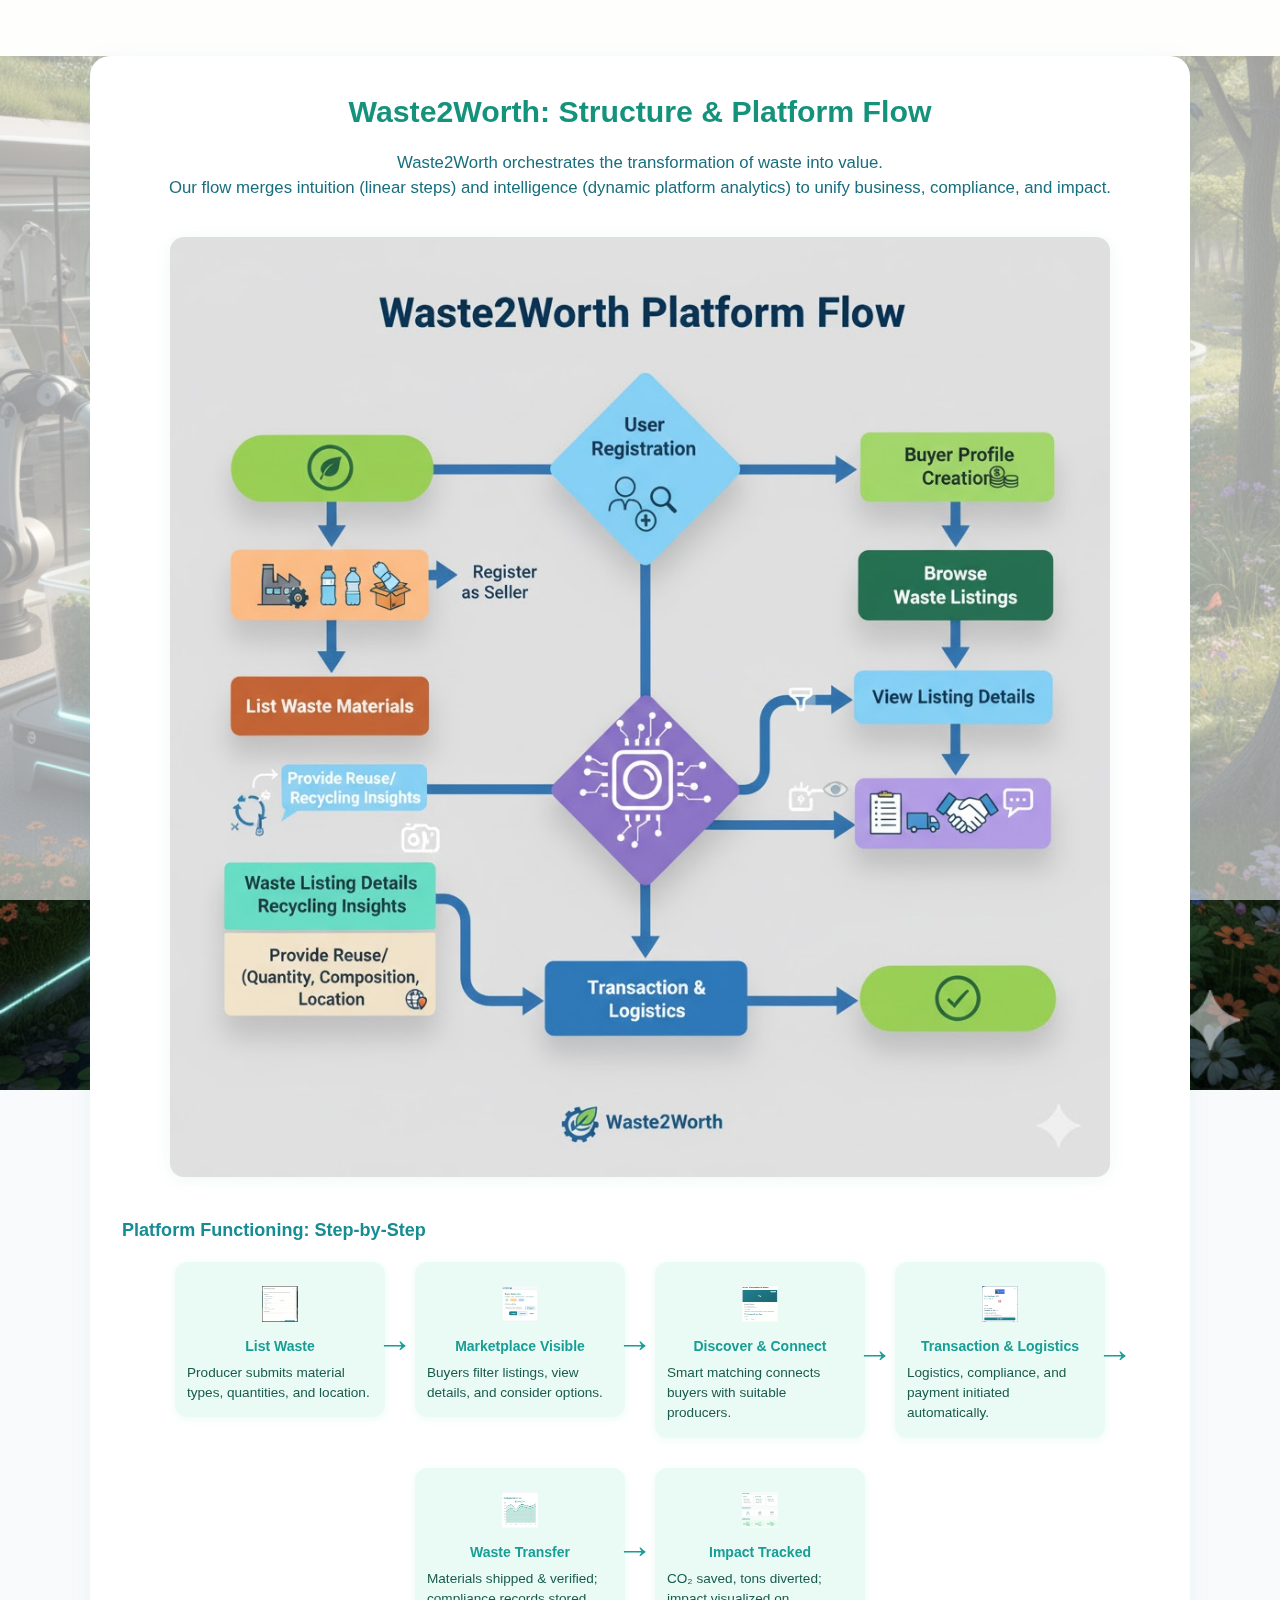
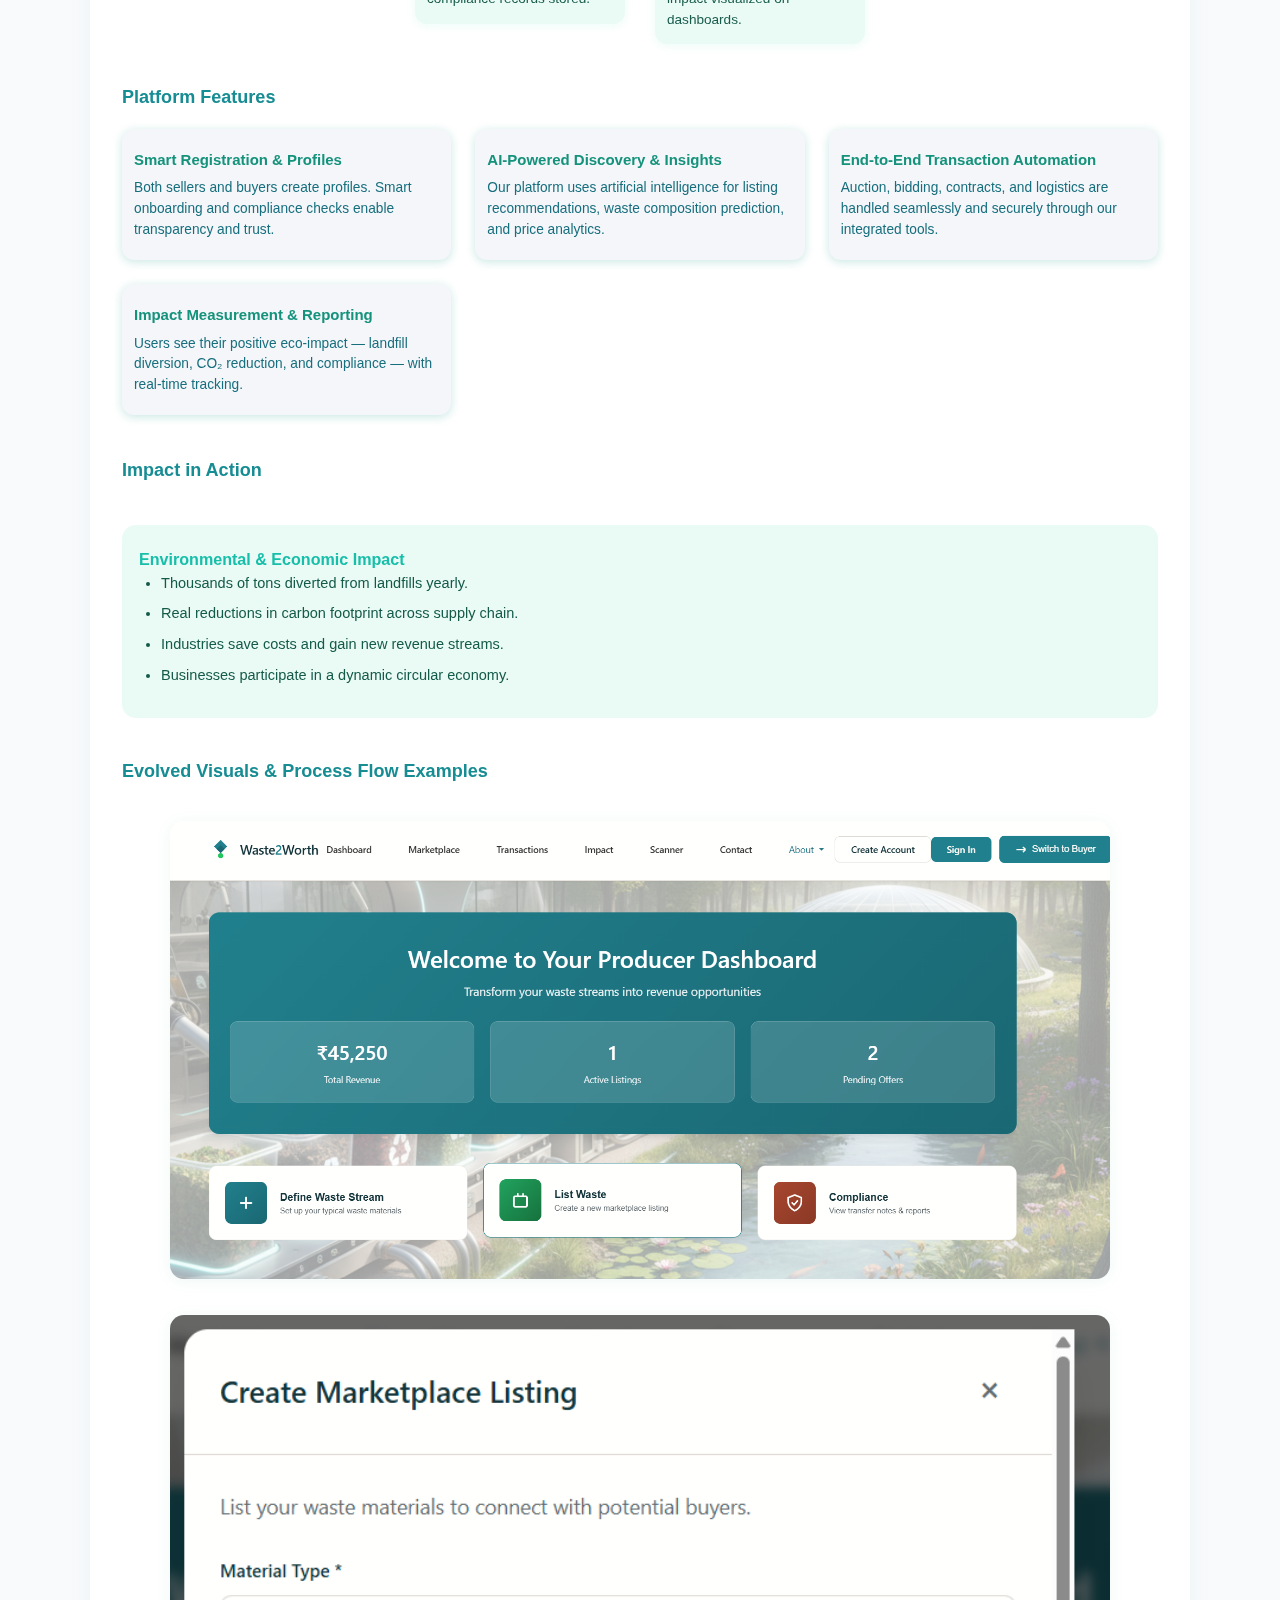
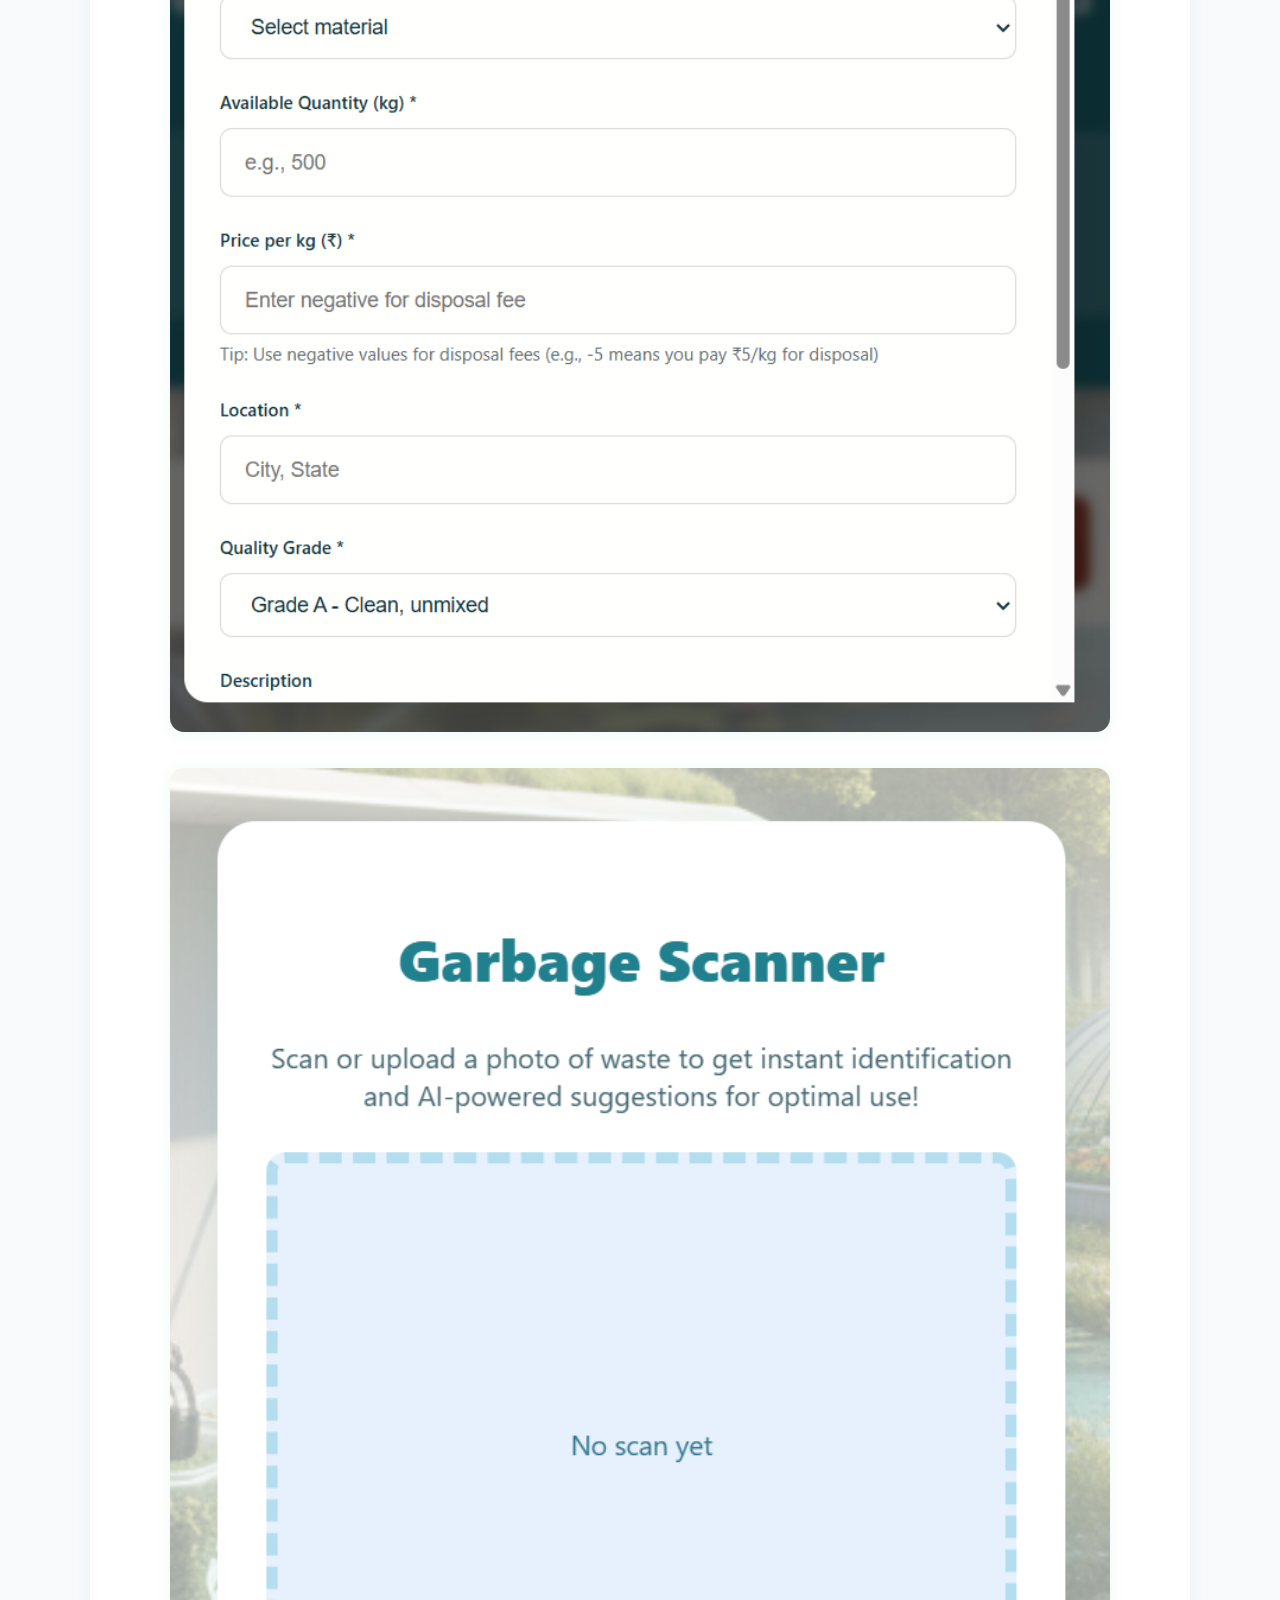
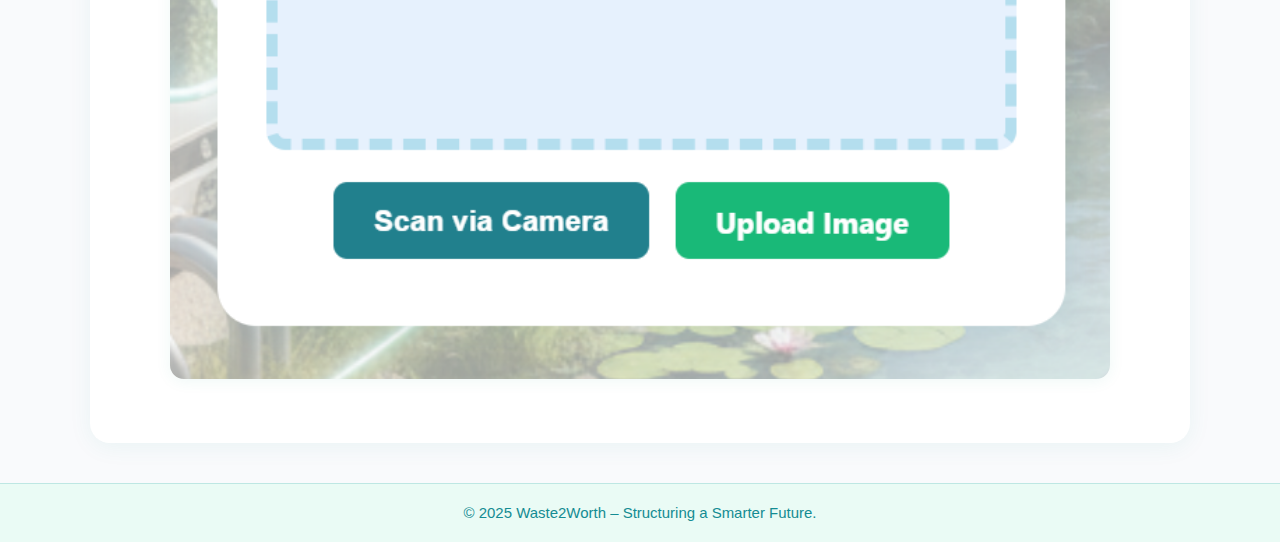
<file: waste2worth-structure.html>
<!DOCTYPE html>
<html lang="en">
<head>
  <meta charset="UTF-8">
  <title>Waste2Worth Structure | Flow & Impact</title>
  <meta name="viewport" content="width=device-width,initial-scale=1.0">
  <link rel="stylesheet" href="styles.css">
  <style>
    body {
      background: url('website_background.png') no-repeat center center fixed;
      background-size: cover;
      background-color: #f9fafc;
      color: #185963;
      font-family: 'Segoe UI', Arial, sans-serif;
      margin: 0;
      min-height: 100vh;
      position: relative;
    }
    body::before {
      content: "";
      position: fixed;
      top: 0; left: 0;
      width: 100vw; height: 100vh;
      background: rgba(255,255,255,0.60);
      pointer-events: none;
      z-index: 0;
    }
    .container, footer {
      position: relative;
      z-index: 1;
    }
    .container {
      max-width: 1100px;
      margin: 56px auto 0 auto;
      background: #fff;
      border-radius: 20px;
      padding: 38px 32px;
      box-shadow: 0 4px 23px #129a8211;
    }
    h1 {
      color: #15927b;
      font-size: 2.16rem;
      font-weight: 800;
      text-align: center;
      margin-bottom: 20px;
    }
    .structure-intro {
      text-align: center;
      font-size: 1.20rem;
      color: #176e7d;
      margin-bottom: 33px;
    }
    .flow-row {
      display: flex;
      flex-wrap: wrap;
      gap: 30px;
      justify-content: center;
      align-items: flex-start;
      margin-bottom: 32px;
    }
    .flow-step {
      background: #eafbf5;
      border-radius: 12px;
      box-shadow: 0 2px 10px #23dbac16;
      display: flex;
      flex-direction: column;
      align-items: center;
      min-width: 160px;
      max-width: 210px;
      padding: 24px 12px 14px 12px;
      position: relative;
    }
    .flow-step img {
      width: 36px;
      height: 36px;
      margin-bottom: 14px;
    }
    .flow-step-title {
      color: #189e95;
      font-weight: 700;
      font-size: 1rem;
      margin-bottom: 6px;
    }
    .flow-step-desc {
      color: #195c4c;
      font-size: 0.97rem;
    }
    .arrow-right {
      position: absolute;
      right: -28px;
      top: 50%;
      transform: translateY(-50%);
      color: #189e95;
      font-size: 2.6em;
    }
    @media (max-width: 900px) {
      .flow-row { gap: 11px; }
    }
    @media (max-width: 700px) {
      .container { padding: 18px 7vw; }
      .flow-row { flex-direction: column; gap: 8px; }
      .arrow-right { display: none; }
    }
    .section-title {
      font-size: 1.29rem;
      color: #168c93;
      font-weight: 700;
      margin: 40px 0 18px 0;
    }
    .platform-features {
      display: grid;
      grid-template-columns: repeat(auto-fit, minmax(290px, 1fr));
      gap: 24px;
      margin-bottom: 42px;
    }
    .feature-card {
      background: #f4f6fa;
      border-radius: 12px;
      box-shadow: 0 2px 10px #129a823a;
      padding: 20px 12px;
      text-align: left;
    }
    .feature-title {
      color: #15927b;
      font-weight: 700;
      font-size: 1.07rem;
      margin-bottom: 7px;
    }
    .feature-desc {
      color: #176e7d;
      font-size: 0.98rem;
    }
    .impact-section {
      background: #eafbf5;
      border-radius: 14px;
      padding: 22px 17px;
      margin-top: 40px;
    }
    .impact-title {
      font-size: 1.15rem;
      font-weight: 700;
      color: #17bfaa;
      margin-bottom: 2px;
    }
    .impact-list {
      margin: 0;
      padding-left: 22px;
    }
    .impact-list li {
      margin-bottom: 9px;
      color: #145a49;
      font-size: 1.04rem;
    }
    .chart-img {
      display: block;
      margin: 36px auto 26px auto;
      border-radius: 14px;
      box-shadow: 0 2px 16px #129a8212;
      max-width: 940px;
      width: 98vw;
    }
  </style>
</head>
<body>
  <main class="container">
    <h1>Waste2Worth: Structure & Platform Flow</h1>
    <div class="structure-intro">
      Waste2Worth orchestrates the transformation of waste into value.<br>
      Our flow merges intuition (linear steps) and intelligence (dynamic platform analytics) to unify business, compliance, and impact.
    </div>
    <img src="waste2worth_image-1.jpg" alt="Waste2Worth Main Process Chart" class="chart-img" />
    <div class="section-title">Platform Functioning: Step-by-Step</div>
    <div class="flow-row">
      <div class="flow-step">
        <img src="vs image-4.png" alt="Producer" />
        <div class="flow-step-title">List Waste</div>
        <div class="flow-step-desc">Producer submits material types, quantities, and location.</div>
        <span class="arrow-right">&#8594;</span>
      </div>
      <div class="flow-step">
        <img src="vs image-5.png" alt="Marketplace" />
        <div class="flow-step-title">Marketplace Visible</div>
        <div class="flow-step-desc">Buyers filter listings, view details, and consider options.</div>
        <span class="arrow-right">&#8594;</span>
      </div>
      <div class="flow-step">
        <img src="vs image-6.png" alt="Discovery" />
        <div class="flow-step-title">Discover & Connect</div>
        <div class="flow-step-desc">Smart matching connects buyers with suitable producers.</div>
        <span class="arrow-right">&#8594;</span>
      </div>
      <div class="flow-step">
        <img src="vs image-7.png" alt="Transaction" />
        <div class="flow-step-title">Transaction & Logistics</div>
        <div class="flow-step-desc">Logistics, compliance, and payment initiated automatically.</div>
        <span class="arrow-right">&#8594;</span>
      </div>
      <div class="flow-step">
        <img src="vs image-8.png" alt="Waste Transfer" />
        <div class="flow-step-title">Waste Transfer</div>
        <div class="flow-step-desc">Materials shipped & verified; compliance records stored.</div>
        <span class="arrow-right">&#8594;</span>
      </div>
      <div class="flow-step">
        <img src="vs image-9.png" alt="Impact" />
        <div class="flow-step-title">Impact Tracked</div>
        <div class="flow-step-desc">CO₂ saved, tons diverted; impact visualized on dashboards.</div>
      </div>
    </div>
    <div class="section-title">Platform Features</div>
    <div class="platform-features">
      <div class="feature-card">
        <div class="feature-title">Smart Registration & Profiles</div>
        <div class="feature-desc">Both sellers and buyers create profiles. Smart onboarding and compliance checks enable transparency and trust.</div>
      </div>
      <div class="feature-card">
        <div class="feature-title">AI-Powered Discovery & Insights</div>
        <div class="feature-desc">Our platform uses artificial intelligence for listing recommendations, waste composition prediction, and price analytics.</div>
      </div>
      <div class="feature-card">
        <div class="feature-title">End-to-End Transaction Automation</div>
        <div class="feature-desc">Auction, bidding, contracts, and logistics are handled seamlessly and securely through our integrated tools.</div>
      </div>
      <div class="feature-card">
        <div class="feature-title">Impact Measurement & Reporting</div>
        <div class="feature-desc">Users see their positive eco-impact — landfill diversion, CO₂ reduction, and compliance — with real-time tracking.</div>
      </div>
    </div>
    <div class="section-title">Impact in Action</div>
    <section class="impact-section">
      <div class="impact-title">Environmental & Economic Impact</div>
      <ul class="impact-list">
        <li>Thousands of tons diverted from landfills yearly.</li>
        <li>Real reductions in carbon footprint across supply chain.</li>
        <li>Industries save costs and gain new revenue streams.</li>
        <li>Businesses participate in a dynamic circular economy.</li>
      </ul>
    </section>
    <div class="section-title">Evolved Visuals & Process Flow Examples</div>
    <img src="vs image -10.png" alt="Waste2Worth Dynamic Platform Flow" class="chart-img" />
    <img src="vs image - 11.png" alt="Waste2Worth Problem/Solution Flow" class="chart-img" />
    <img src="vs image - 12.png" alt="Auction-Transaction Step Visuals" class="chart-img" />
  </main>
  <footer class="footer" style="background:#eafbf5; border-top:1px solid #bee7e3; text-align:center; font-size:1.07rem; color:#148c93; padding:18px 0; margin-top:40px;">
    &copy; 2025 Waste2Worth – Structuring a Smarter Future.
  </footer>
</body>
</html>
</file>
<file: styles.css>
/* ============================================
   WASTE2WORTH DESIGN SYSTEM
   ============================================ */

:root {
  /* Primitive Color Tokens */
  --color-white: rgba(255, 255, 255, 1);
  --color-black: rgba(0, 0, 0, 1);
  --color-cream-50: rgba(252, 252, 249, 1);
  --color-cream-100: rgba(255, 255, 253, 1);
  --color-gray-200: rgba(245, 245, 245, 1);
  --color-gray-300: rgba(167, 169, 169, 1);
  --color-gray-400: rgba(119, 124, 124, 1);
  --color-slate-500: rgba(98, 108, 113, 1);
  --color-brown-600: rgba(94, 82, 64, 1);
  --color-charcoal-700: rgba(31, 33, 33, 1);
  --color-charcoal-800: rgba(38, 40, 40, 1);
  --color-slate-900: rgba(19, 52, 59, 1);
  --color-teal-300: rgba(50, 184, 198, 1);
  --color-teal-400: rgba(45, 166, 178, 1);
  --color-teal-500: rgba(33, 128, 141, 1);
  --color-teal-600: rgba(29, 116, 128, 1);
  --color-teal-700: rgba(26, 104, 115, 1);
  --color-teal-800: rgba(41, 150, 161, 1);
  --color-red-400: rgba(255, 84, 89, 1);
  --color-red-500: rgba(192, 21, 47, 1);
  --color-orange-400: rgba(230, 129, 97, 1);
  --color-orange-500: rgba(168, 75, 47, 1);
  --color-green-500: rgba(34, 197, 94, 1);
  --color-green-600: rgba(22, 163, 74, 1);
  --color-blue-500: rgba(59, 130, 246, 1);
  --color-purple-500: rgba(139, 92, 246, 1);

  /* RGB versions */
  --color-brown-600-rgb: 94, 82, 64;
  --color-teal-500-rgb: 33, 128, 141;
  --color-slate-900-rgb: 19, 52, 59;
  --color-slate-500-rgb: 98, 108, 113;
  --color-red-500-rgb: 192, 21, 47;
  --color-green-500-rgb: 34, 197, 94;

  /* Semantic Color Tokens */
  --color-background: var(--color-cream-50);
  --color-surface: var(--color-cream-100);
  --color-text: var(--color-slate-900);
  --color-text-secondary: var(--color-slate-500);
  --color-primary: var(--color-teal-500);
  --color-primary-hover: var(--color-teal-600);
  --color-primary-active: var(--color-teal-700);
  --color-secondary: rgba(var(--color-brown-600-rgb), 0.12);
  --color-secondary-hover: rgba(var(--color-brown-600-rgb), 0.2);
  --color-secondary-active: rgba(var(--color-brown-600-rgb), 0.25);
  --color-border: rgba(var(--color-brown-600-rgb), 0.2);
  --color-btn-primary-text: var(--color-cream-50);
  --color-card-border: rgba(var(--color-brown-600-rgb), 0.12);
  --color-card-border-inner: rgba(var(--color-brown-600-rgb), 0.12);
  --color-error: var(--color-red-500);
  --color-success: var(--color-green-500);
  --color-warning: var(--color-orange-500);
  --color-info: var(--color-slate-500);
  --color-focus-ring: rgba(var(--color-teal-500-rgb), 0.4);

  /* Typography */
  --font-family-base: -apple-system, BlinkMacSystemFont, "Segoe UI", Roboto, "Helvetica Neue", Arial, sans-serif;
  --font-size-xs: 11px;
  --font-size-sm: 12px;
  --font-size-base: 14px;
  --font-size-md: 14px;
  --font-size-lg: 16px;
  --font-size-xl: 18px;
  --font-size-2xl: 20px;
  --font-size-3xl: 24px;
  --font-size-4xl: 30px;
  --font-size-5xl: 36px;
  --font-weight-normal: 400;
  --font-weight-medium: 500;
  --font-weight-semibold: 550;
  --font-weight-bold: 600;
  --line-height-tight: 1.2;
  --line-height-normal: 1.5;

  /* Spacing */
  --space-4: 4px;
  --space-8: 8px;
  --space-12: 12px;
  --space-16: 16px;
  --space-20: 20px;
  --space-24: 24px;
  --space-32: 32px;
  --space-48: 48px;
  --space-64: 64px;

  /* Border Radius */
  --radius-sm: 6px;
  --radius-base: 8px;
  --radius-md: 10px;
  --radius-lg: 12px;
  --radius-xl: 16px;
  --radius-full: 9999px;

  /* Shadows */
  --shadow-xs: 0 1px 2px rgba(0, 0, 0, 0.02);
  --shadow-sm: 0 1px 3px rgba(0, 0, 0, 0.04), 0 1px 2px rgba(0, 0, 0, 0.02);
  --shadow-md: 0 4px 6px -1px rgba(0, 0, 0, 0.04), 0 2px 4px -1px rgba(0, 0, 0, 0.02);
  --shadow-lg: 0 10px 15px -3px rgba(0, 0, 0, 0.06), 0 4px 6px -2px rgba(0, 0, 0, 0.03);
  --shadow-xl: 0 20px 25px -5px rgba(0, 0, 0, 0.08), 0 10px 10px -5px rgba(0, 0, 0, 0.04);

  /* Animation */
  --duration-fast: 150ms;
  --duration-normal: 250ms;
  --duration-slow: 350ms;
  --ease-standard: cubic-bezier(0.16, 1, 0.3, 1);
}

@media (prefers-color-scheme: dark) {
  :root {
    --color-background: var(--color-charcoal-700);
    --color-surface: var(--color-charcoal-800);
    --color-text: var(--color-gray-200);
    --color-text-secondary: rgba(167, 169, 169, 0.7);
    --color-primary: var(--color-teal-300);
    --color-primary-hover: var(--color-teal-400);
    --color-card-border: rgba(119, 124, 124, 0.2);
    --color-border: rgba(119, 124, 124, 0.3);
  }
}

/* ============================================
   BASE STYLES
   ============================================ */

* {
  margin: 0;
  padding: 0;
  box-sizing: border-box;
}

html {
  font-size: var(--font-size-base);
  font-family: var(--font-family-base);
  line-height: var(--line-height-normal);
  color: var(--color-text);
  background-color: var(--color-background);
  -webkit-font-smoothing: antialiased;
  -moz-osx-font-smoothing: grayscale;
}

body {
  margin: 0;
  padding: 0;
  min-height: 100vh;
  background: url('website_background.png') no-repeat center center fixed;
  background-size: cover;
  background-color: #f7faf9; /* fallback if image doesn't load */
}
body::before {
    content: "";
    position: fixed;
    top: 0;
    left: 0;
    width: 100vw;
    height: 100vh;
    background: rgba(255, 255, 255, 0.60); /* Adjust 0.60 as needed for more/less brightness */
    pointer-events: none;
    z-index: 0;
}

body,
.main-content,
nav,
.footer {
    position: relative;
    z-index: 1;
}



h1, h2, h3, h4, h5, h6 {
  font-weight: var(--font-weight-semibold);
  line-height: var(--line-height-tight);
  color: var(--color-text);
}

h1 { font-size: var(--font-size-4xl); }
h2 { font-size: var(--font-size-3xl); }
h3 { font-size: var(--font-size-xl); }

/* ============================================
   NAVIGATION
   ============================================ */

.navbar {
  background-color: var(--color-surface);
  border-bottom: 1px solid var(--color-border);
  padding: var(--space-16) 0;
  position: sticky;
  top: 0;
  z-index: 100;
  box-shadow: var(--shadow-sm);
  backdrop-filter: blur(10px);
}

/* --- styles.css --- */

/* Parent container for the logo and the menu */
.navbar__content {
    display: flex;
    /* Pushes the logo to the left and the menu to the right */
    justify-content: space-between; 
    align-items: center; /* Vertically centers the items */
    padding: 10px 0; /* Add some vertical padding if needed */
}

/* Ensure the container inside the nav bar is constrained (assuming you have a .container class) */
.container {
    max-width: 1200px; /* Example max width */
    margin: 0 auto; /* Center the container */
    padding: 0 20px; /* Horizontal padding */
}

.navbar__logo {
  display: flex;
  align-items: center;
  gap: var(--space-12);
  font-size: var(--font-size-2xl);
  font-weight: var(--font-weight-bold);
  color: var(--color-text);
}

.logo-text {
  letter-spacing: -0.02em;
}

/* Container for the menu links and buttons */
.navbar__menu {
  display: flex;
  align-items: center;
  gap: 32px; /* Increase this value for wider spacing */
}


/* Specific styling for navigation links to match the image */
.navbar__link {
    /* Adjust these to match the desired look */
    padding: 8px 12px; 
    text-decoration: none;
    color: var(--color-text-primary, #333); 
    font-weight: 500;
    transition: color 0.15s;
}
.navbar__dropdown {
  position: relative;
  display: inline-block;
}
.navbar__dropbtn {
  display: inline-flex;
  align-items: center;
  background: none;
  border: none;
  font: inherit;
  cursor: pointer;
  padding: 0 12px;   /* Adjust as needed */
  height: 38px;      /* Match .navbar__link height */
  color: #176e7d;
}
.navbar__dropbtn svg {
  margin-left: 4px;
  vertical-align: middle;
}

.navbar__dropbtn:hover, .navbar__dropbtn:focus {
  background: #e4f7f6;
  border-radius: 6px;
}
.navbar__dropdown-content {
  display: none;
  position: absolute;
  left: 0;
  top: 110%;
  min-width: 200px;
  background: #fff;
  box-shadow: 0 6px 18px rgba(0,0,0,0.14);
  border-radius: 7px;
  z-index: 99;
  flex-direction: column;
}
.navbar__dropdown-content a {
  color: #184a4a;
  padding: 14px 22px;
  text-decoration: none;
  display: block;
  font-size: 1em;
  border-radius: 0;
  transition: background 0.12s, color 0.12s;
}
.navbar__dropdown-content a:hover {
  background: #d6fbe6;
  color: #147a5a;
}
.navbar__dropdown:hover .navbar__dropdown-content, 
.navbar__dropdown:focus-within .navbar__dropdown-content {
  display: block;
}


.navbar__link:hover {
    color: var(--color-primary, #1e90ff); /* Example hover color */
}

/* You can adjust the gap to fine-tune the spacing between the links and the buttons.
   For example, if you want a larger gap before the first button (Create Account):
*/
.navbar__menu > .btn--outline {
    margin-left: 12px; /* Adds extra space before the Create Account button */
}

/* Remove the inline style you added in the HTML for the switch button */
/* The HTML currently has: <button ... style="margin-left:12px;"> */
/* You should remove the style attribute from the HTML and control the spacing with this CSS: */


.navbar__link::after {
  content: '';
  position: absolute;
  bottom: -8px;
  left: 0;
  right: 0;
  height: 2px;
  background: var(--color-primary);
  transform: scaleX(0);
  transition: transform var(--duration-normal) var(--ease-standard);
}

.navbar__link:hover::after {
  transform: scaleX(1);
}

.user-profile {
  display: flex;
  align-items: center;
  gap: var(--space-12);
  padding: var(--space-8) var(--space-16);
  background: var(--color-secondary);
  border-radius: var(--radius-full);
}

.user-avatar {
  width: 32px;
  height: 32px;
  border-radius: var(--radius-full);
  background: var(--color-primary);
  color: white;
  display: flex;
  align-items: center;
  justify-content: center;
  font-weight: var(--font-weight-semibold);
  font-size: var(--font-size-sm);
}

.user-name {
  font-weight: var(--font-weight-medium);
  font-size: var(--font-size-sm);
}

/* ============================================
   LAYOUT
   ============================================ */

.container {
  width: 100%;
  max-width: 1280px;
  margin: 0 auto;
  padding: 0 var(--space-24);
}

.main-content {
  padding: var(--space-48) 0;
  min-height: calc(100vh - 200px);
}

.section {
  margin-bottom: var(--space-64);
}

.section__header {
  display: flex;
  justify-content: space-between;
  align-items: center;
  margin-bottom: var(--space-32);
}

.view-container {
  display: none;
}

.view-container.active {
  display: block;
  animation: fadeIn var(--duration-normal) var(--ease-standard);
}

@keyframes fadeIn {
  from { opacity: 0; transform: translateY(10px); }
  to { opacity: 1; transform: translateY(0); }
}

/* ============================================
   HERO SECTION
   ============================================ */

.hero-section {
  background: linear-gradient(135deg, var(--color-primary), var(--color-teal-700));
  border-radius: var(--radius-xl);
  padding: var(--space-48) var(--space-32);
  margin-bottom: var(--space-48);
  color: white;
  box-shadow: var(--shadow-lg);
}

.hero-content {
  text-align: center;
  margin-bottom: var(--space-32);
}

.hero-title {
  font-size: var(--font-size-5xl);
  font-weight: var(--font-weight-bold);
  color: white;
  margin-bottom: var(--space-16);
}

.hero-subtitle {
  font-size: var(--font-size-xl);
  opacity: 0.9;
}

.hero-stats {
  display: grid;
  grid-template-columns: repeat(auto-fit, minmax(200px, 1fr));
  gap: var(--space-24);
}

.hero-stat-card {
  background: rgba(255, 255, 255, 0.15);
  backdrop-filter: blur(10px);
  border-radius: var(--radius-lg);
  padding: var(--space-24);
  text-align: center;
  border: 1px solid rgba(255, 255, 255, 0.2);
}

.hero-stat-value {
  font-size: var(--font-size-4xl);
  font-weight: var(--font-weight-bold);
  margin-bottom: var(--space-8);
}

.hero-stat-label {
  font-size: var(--font-size-base);
  opacity: 0.9;
}

/* ============================================
   QUICK ACTIONS
   ============================================ */

.quick-actions {
  display: grid;
  grid-template-columns: repeat(auto-fit, minmax(280px, 1fr));
  gap: var(--space-24);
  margin-bottom: var(--space-48);
}

.action-card {
  background: var(--color-surface);
  border: 1px solid var(--color-card-border);
  border-radius: var(--radius-lg);
  padding: var(--space-24);
  display: flex;
  align-items: center;
  gap: var(--space-20);
  cursor: pointer;
  transition: all var(--duration-normal) var(--ease-standard);
  text-align: left;
}

.action-card:hover {
  transform: translateY(-4px);
  box-shadow: var(--shadow-lg);
  border-color: var(--color-primary);
}

.action-card__icon {
  width: 64px;
  height: 64px;
  border-radius: var(--radius-md);
  display: flex;
  align-items: center;
  justify-content: center;
  flex-shrink: 0;
}

.action-card__content h3 {
  font-size: var(--font-size-lg);
  font-weight: var(--font-weight-semibold);
  margin-bottom: var(--space-4);
}

.action-card__content p {
  font-size: var(--font-size-sm);
  color: var(--color-text-secondary);
}

/* ============================================
   GRID SYSTEM
   ============================================ */

.grid {
  display: grid;
  gap: var(--space-24);
}

.grid--2 {
  grid-template-columns: repeat(auto-fit, minmax(350px, 1fr));
}

.grid--3 {
  grid-template-columns: repeat(auto-fit, minmax(280px, 1fr));
}

/* ============================================
   BUTTONS
   ============================================ */

.btn {
  display: inline-flex;
  align-items: center;
  justify-content: center;
  gap: var(--space-8);
  padding: var(--space-12) var(--space-24);
  border-radius: var(--radius-base);
  font-size: var(--font-size-base);
  font-weight: var(--font-weight-medium);
  line-height: 1;
  cursor: pointer;
  transition: all var(--duration-normal) var(--ease-standard);
  border: none;
  text-decoration: none;
  white-space: nowrap;
}

.btn:focus-visible {
  outline: 2px solid var(--color-primary);
  outline-offset: 2px;
}

.btn--primary {
  background: var(--color-primary);
  color: var(--color-btn-primary-text);
}

.btn--primary:hover {
  background: var(--color-primary-hover);
  transform: translateY(-1px);
  box-shadow: var(--shadow-md);
}

.btn--secondary {
  background: var(--color-secondary);
  color: var(--color-text);
}

.btn--secondary:hover {
  background: var(--color-secondary-hover);
}

.btn--outline {
  background: transparent;
  border: 1px solid var(--color-border);
  color: var(--color-text);
}

.btn--outline:hover {
  background: var(--color-secondary);
  border-color: var(--color-primary);
}

.btn--sm {
  padding: var(--space-8) var(--space-16);
  font-size: var(--font-size-sm);
}

.btn--success {
  background: var(--color-green-500);
  color: white;
}

.btn--success:hover {
  background: var(--color-green-600);
}

.btn--danger {
  background: var(--color-error);
  color: white;
}

.btn:disabled {
  opacity: 0.5;
  cursor: not-allowed;
  transform: none !important;
}

/* ============================================
   CARDS
   ============================================ */

.card {
  background-color: var(--color-surface);
  border-radius: var(--radius-lg);
  border: 1px solid var(--color-card-border);
  box-shadow: var(--shadow-sm);
  overflow: hidden;
  transition: box-shadow var(--duration-normal) var(--ease-standard);
}

.card:hover {
  box-shadow: var(--shadow-md);
}

.card__header {
  padding: var(--space-20);
  border-bottom: 1px solid var(--color-card-border-inner);
  font-weight: var(--font-weight-semibold);
  display: flex;
  justify-content: space-between;
  align-items: center;
}

.card__body {
  padding: var(--space-20);
}

.card__footer {
  padding: var(--space-20);
  border-top: 1px solid var(--color-card-border-inner);
  display: flex;
  gap: var(--space-12);
}

.card--highlight {
  border-left: 4px solid var(--color-primary);
}

.card--success {
  border-left: 4px solid var(--color-success);
}

.card--primary {
  border-left: 4px solid var(--color-primary);
}

.card--info {
  border-left: 4px solid var(--color-info);
}

/* ============================================
   FORM ELEMENTS
   ============================================ */

.form-control {
  display: block;
  width: 100%;
  padding: var(--space-12) var(--space-16);
  font-size: var(--font-size-md);
  line-height: 1.5;
  color: var(--color-text);
  background-color: var(--color-surface);
  border: 1px solid var(--color-border);
  border-radius: var(--radius-base);
  transition: all var(--duration-fast) var(--ease-standard);
}

.form-control:focus {
  border-color: var(--color-primary);
  outline: 2px solid var(--color-focus-ring);
  outline-offset: 0;
}

.form-label {
  display: block;
  margin-bottom: var(--space-8);
  font-weight: var(--font-weight-medium);
  font-size: var(--font-size-sm);
  color: var(--color-text);
}

.form-group {
  margin-bottom: var(--space-20);
}

textarea.form-control {
  resize: vertical;
  min-height: 100px;
}

/* ============================================
   FILTERS & SEARCH
   ============================================ */

.filters-bar {
  display: flex;
  gap: var(--space-16);
  margin-bottom: var(--space-32);
  flex-wrap: wrap;
}

.filters-bar .form-control {
  flex: 1;
  min-width: 180px;
}

.search-box {
  flex: 2;
  min-width: 250px;
  position: relative;
  display: flex;
  align-items: center;
}

.search-box svg {
  position: absolute;
  left: var(--space-16);
  color: var(--color-text-secondary);
  pointer-events: none;
}

.search-input {
  width: 100%;
  padding: var(--space-12) var(--space-16) var(--space-12) var(--space-48);
  font-size: var(--font-size-md);
  color: var(--color-text);
  background-color: var(--color-surface);
  border: 1px solid var(--color-border);
  border-radius: var(--radius-base);
  transition: all var(--duration-fast) var(--ease-standard);
}

.search-input:focus {
  border-color: var(--color-primary);
  outline: 2px solid var(--color-focus-ring);
  outline-offset: 0;
}

.filter-chips {
  display: flex;
  gap: var(--space-8);
}

.chip {
  padding: var(--space-8) var(--space-16);
  border-radius: var(--radius-full);
  font-size: var(--font-size-sm);
  font-weight: var(--font-weight-medium);
  background: var(--color-secondary);
  color: var(--color-text);
  border: none;
  cursor: pointer;
  transition: all var(--duration-fast) var(--ease-standard);
}

.chip:hover {
  background: var(--color-secondary-hover);
}

.chip--active {
  background: var(--color-primary);
  color: white;
}

/* ============================================
   LISTINGS
   ============================================ */

.listings-grid {
  display: grid;
  grid-template-columns: repeat(auto-fill, minmax(320px, 1fr));
  gap: var(--space-24);
}

.listing-card {
  background-color: var(--color-surface);
  border: 1px solid var(--color-card-border);
  border-radius: var(--radius-lg);
  overflow: hidden;
  transition: all var(--duration-normal) var(--ease-standard);
}

.listing-card:hover {
  transform: translateY(-6px);
  box-shadow: var(--shadow-xl);
  border-color: var(--color-primary);
}

.listing-card__image {
  width: 100%;
  height: 200px;
  display: flex;
  align-items: center;
  justify-content: center;
  background: linear-gradient(135deg, var(--color-primary), var(--color-teal-700));
  color: white;
  font-size: var(--font-size-5xl);
  font-weight: var(--font-weight-bold);
  position: relative;
}

.listing-card__badge {
  position: absolute;
  top: var(--space-12);
  right: var(--space-12);
  padding: var(--space-4) var(--space-12);
  background: rgba(255, 255, 255, 0.9);
  border-radius: var(--radius-full);
  font-size: var(--font-size-xs);
  font-weight: var(--font-weight-semibold);
  color: var(--color-text);
}

.listing-card__content {
  padding: var(--space-20);
}

.listing-card__title {
  font-size: var(--font-size-xl);
  font-weight: var(--font-weight-semibold);
  margin-bottom: var(--space-12);
  color: var(--color-text);
}

.listing-card__meta {
  display: flex;
  flex-direction: column;
  gap: var(--space-8);
  margin-bottom: var(--space-16);
}

.listing-card__meta-item {
  display: flex;
  align-items: center;
  gap: var(--space-8);
  font-size: var(--font-size-sm);
  color: var(--color-text-secondary);
}

.listing-card__price {
  font-size: var(--font-size-3xl);
  font-weight: var(--font-weight-bold);
  color: var(--color-primary);
  margin-bottom: var(--space-16);
}

.listing-card__actions {
  display: flex;
  gap: var(--space-8);
}

/* ============================================
   STATUS BADGES
   ============================================ */

.status {
  display: inline-flex;
  align-items: center;
  padding: var(--space-6) var(--space-12);
  border-radius: var(--radius-full);
  font-weight: var(--font-weight-medium);
  font-size: var(--font-size-xs);
  text-transform: uppercase;
  letter-spacing: 0.05em;
}

.status--active {
  background-color: rgba(var(--color-green-500-rgb), 0.15);
  color: var(--color-green-500);
  border: 1px solid rgba(var(--color-green-500-rgb), 0.25);
}

.status--pending {
  background-color: rgba(var(--color-teal-500-rgb), 0.15);
  color: var(--color-teal-500);
  border: 1px solid rgba(var(--color-teal-500-rgb), 0.25);
}

.status--completed {
  background-color: rgba(var(--color-slate-500-rgb), 0.15);
  color: var(--color-slate-500);
  border: 1px solid rgba(var(--color-slate-500-rgb), 0.25);
}

.badge {
  display: inline-flex;
  align-items: center;
  padding: var(--space-6) var(--space-16);
  border-radius: var(--radius-full);
  font-weight: var(--font-weight-medium);
  font-size: var(--font-size-sm);
}

.badge--primary {
  background-color: rgba(var(--color-teal-500-rgb), 0.15);
  color: var(--color-primary);
}

.badge--warning {
  background-color: rgba(168, 75, 47, 0.15);
  color: var(--color-warning);
}

/* ============================================
   DATA TABLE
   ============================================ */

.table-container {
  overflow-x: auto;
  border-radius: var(--radius-lg);
  border: 1px solid var(--color-border);
  background-color: var(--color-surface);
}

.data-table {
  width: 100%;
  border-collapse: collapse;
}

.data-table thead {
  background-color: var(--color-secondary);
}

.data-table th,
.data-table td {
  padding: var(--space-16) var(--space-20);
  text-align: left;
  border-bottom: 1px solid var(--color-border);
}

.data-table th {
  font-weight: var(--font-weight-semibold);
  font-size: var(--font-size-sm);
  color: var(--color-text-secondary);
  text-transform: uppercase;
  letter-spacing: 0.05em;
}

.data-table tbody tr {
  transition: background-color var(--duration-fast) var(--ease-standard);
}

.data-table tbody tr:hover {
  background-color: var(--color-secondary);
}

.data-table tbody tr:last-child td {
  border-bottom: none;
}

/* ============================================
   IMPACT STATS
   ============================================ */

.impact-stats {
  display: flex;
  flex-direction: column;
  gap: var(--space-20);
}

.impact-stat {
  display: flex;
  align-items: center;
  gap: var(--space-16);
}

.impact-stat__icon {
  flex-shrink: 0;
  width: 56px;
  height: 56px;
  display: flex;
  align-items: center;
  justify-content: center;
  border-radius: var(--radius-md);
  background: var(--color-secondary);
}

.impact-stat__content {
  flex: 1;
}

.impact-stat__value {
  font-size: var(--font-size-3xl);
  font-weight: var(--font-weight-bold);
  color: var(--color-primary);
  line-height: 1;
  margin-bottom: var(--space-4);
}

.impact-stat__label {
  font-size: var(--font-size-sm);
  color: var(--color-text-secondary);
}

/* ============================================
   WASTE STREAM ITEMS
   ============================================ */

.waste-stream-item {
    background: rgba(255,255,255,0.98); /* Strong white, nearly opaque */
    padding: var(--space-16);
    border-radius: var(--radius-base);
    margin-bottom: var(--space-12);
    border-left: 3px solid var(--color-primary);
    transition: all var(--duration-fast) var(--ease-standard);
    box-shadow: 0 2px 12px rgba(0,0,0,0.05); /* optional, adds slight depth */
}


.waste-stream-item:hover {
  background-color: var(--color-secondary-hover);
  transform: translateX(4px);
}

.waste-stream-item__title {
  font-weight: var(--font-weight-semibold);
  font-size: var(--font-size-base);
  margin-bottom: var(--space-8);
  color: var(--color-text);
}

.waste-stream-item__details {
  font-size: var(--font-size-sm);
  color: var(--color-text-secondary);
}

/* ============================================
   TRANSFER NOTES
   ============================================ */

.transfer-note {
  background-color: var(--color-secondary);
  padding: var(--space-16);
  border-radius: var(--radius-base);
  margin-bottom: var(--space-12);
  border-left: 3px solid var(--color-success);
  transition: all var(--duration-fast) var(--ease-standard);
}

.transfer-note:hover {
  background-color: var(--color-secondary-hover);
}

.transfer-note__id {
  font-weight: var(--font-weight-semibold);
  font-size: var(--font-size-sm);
  color: var(--color-success);
  margin-bottom: var(--space-8);
}

.transfer-note__info {
  font-size: var(--font-size-sm);
  color: var(--color-text-secondary);
}

/* ============================================
   ALERTS
   ============================================ */

.alerts-container {
  display: flex;
  flex-direction: column;
  gap: var(--space-16);
}

.alert-card {
  background-color: var(--color-surface);
  border: 1px solid var(--color-card-border);
  border-radius: var(--radius-base);
  padding: var(--space-20);
  display: flex;
  justify-content: space-between;
  align-items: center;
  gap: var(--space-16);
  transition: all var(--duration-fast) var(--ease-standard);
}

.alert-card:hover {
  border-color: var(--color-primary);
  box-shadow: var(--shadow-md);
}

.alert-card__info {
  flex: 1;
}

.alert-card__title {
  font-weight: var(--font-weight-semibold);
  font-size: var(--font-size-base);
  margin-bottom: var(--space-8);
  color: var(--color-text);
}

.alert-card__details {
  font-size: var(--font-size-sm);
  color: var(--color-text-secondary);
}

/* ============================================
   NEGOTIATIONS
   ============================================ */

.negotiations-container {
  display: flex;
  flex-direction: column;
  gap: var(--space-20);
}

.negotiation-card {
  background-color: var(--color-surface);
  border: 1px solid var(--color-card-border);
  border-radius: var(--radius-lg);
  padding: var(--space-20);
}

.negotiation-card__header {
  display: flex;
  justify-content: space-between;
  align-items: start;
  margin-bottom: var(--space-20);
}

.negotiation-card__title {
  font-weight: var(--font-weight-semibold);
  font-size: var(--font-size-lg);
  color: var(--color-text);
  margin-bottom: var(--space-4);
}

.negotiation-card__messages {
  max-height: 300px;
  overflow-y: auto;
  margin-bottom: var(--space-20);
  padding: var(--space-16);
  background-color: var(--color-secondary);
  border-radius: var(--radius-base);
}

.message {
  margin-bottom: var(--space-16);
  padding: var(--space-12);
  background-color: var(--color-surface);
  border-radius: var(--radius-sm);
}

.message:last-child {
  margin-bottom: 0;
}

.message__sender {
  font-weight: var(--font-weight-semibold);
  font-size: var(--font-size-sm);
  margin-bottom: var(--space-8);
  color: var(--color-primary);
}

.message__text {
  font-size: var(--font-size-sm);
  color: var(--color-text);
  line-height: 1.5;
}

/* ============================================
   MODAL
   ============================================ */

.modal-overlay {
  position: fixed;
  top: 0;
  left: 0;
  right: 0;
  bottom: 0;
  background-color: rgba(0, 0, 0, 0.6);
  display: flex;
  align-items: center;
  justify-content: center;
  z-index: 1000;
  padding: var(--space-20);
  backdrop-filter: blur(4px);
  animation: fadeIn var(--duration-normal) var(--ease-standard);
}

.modal {
  background-color: var(--color-surface);
  border-radius: var(--radius-xl);
  max-width: 600px;
  width: 100%;
  max-height: 90vh;
  overflow-y: auto;
  box-shadow: var(--shadow-xl);
  animation: slideUp var(--duration-normal) var(--ease-standard);
}

@keyframes slideUp {
  from {
    opacity: 0;
    transform: translateY(20px);
  }
  to {
    opacity: 1;
    transform: translateY(0);
  }
}

.modal__header {
  padding: var(--space-24);
  border-bottom: 1px solid var(--color-border);
  display: flex;
  justify-content: space-between;
  align-items: center;
}

.modal__title {
  font-size: var(--font-size-2xl);
  font-weight: var(--font-weight-semibold);
  color: var(--color-text);
}

.modal__close {
  background: none;
  border: none;
  font-size: var(--font-size-3xl);
  cursor: pointer;
  color: var(--color-text-secondary);
  padding: 0;
  width: 36px;
  height: 36px;
  display: flex;
  align-items: center;
  justify-content: center;
  border-radius: var(--radius-sm);
  transition: all var(--duration-fast) var(--ease-standard);
}

.modal__close:hover {
  background-color: var(--color-secondary);
  color: var(--color-text);
}

.modal__body {
  padding: var(--space-24);
}

.modal__footer {
  padding: var(--space-24);
  border-top: 1px solid var(--color-border);
  display: flex;
  justify-content: flex-end;
  gap: var(--space-12);
}

/* ============================================
   FOOTER
   ============================================ */

.footer {
  background-color: var(--color-surface);
  border-top: 1px solid var(--color-border);
  padding: var(--space-48) 0 var(--space-24);
  margin-top: var(--space-64);
}

.footer__content {
  display: grid;
  grid-template-columns: 2fr 3fr;
  gap: var(--space-48);
  margin-bottom: var(--space-32);
}

.footer__brand {
  max-width: 400px;
}

.footer__links {
  display: grid;
  grid-template-columns: repeat(3, 1fr);
  gap: var(--space-32);
}

.footer__links h4 {
  font-size: var(--font-size-base);
  font-weight: var(--font-weight-semibold);
  margin-bottom: var(--space-16);
  color: var(--color-text);
}

.footer__links a {
  display: block;
  font-size: var(--font-size-sm);
  color: var(--color-text-secondary);
  text-decoration: none;
  margin-bottom: var(--space-12);
  transition: color var(--duration-fast) var(--ease-standard);
}

.footer__links a:hover {
  color: var(--color-primary);
}

.footer__bottom {
  padding-top: var(--space-24);
  border-top: 1px solid var(--color-border);
  text-align: center;
  font-size: var(--font-size-sm);
  color: var(--color-text-secondary);
}

/* ============================================
   UTILITIES
   ============================================ */

.link-primary {
  color: var(--color-primary);
  text-decoration: none;
  font-weight: var(--font-weight-medium);
  font-size: var(--font-size-sm);
  transition: color var(--duration-fast) var(--ease-standard);
}

.link-primary:hover {
  color: var(--color-primary-hover);
}

/* ============================================
   RESPONSIVE
   ============================================ */

@media (max-width: 1024px) {
  .hero-title {
    font-size: var(--font-size-4xl);
  }
  
  .quick-actions {
    grid-template-columns: repeat(auto-fit, minmax(250px, 1fr));
  }
}

@media (max-width: 768px) {
  .navbar__menu {
    flex-direction: column;
    gap: var(--space-12);
    align-items: flex-start;
  }

  .hero-title {
    font-size: var(--font-size-3xl);
  }

  .hero-subtitle {
    font-size: var(--font-size-base);
  }

  .section__header {
    flex-direction: column;
    align-items: flex-start;
    gap: var(--space-16);
  }

  .listings-grid {
    grid-template-columns: 1fr;
  }

  .filters-bar {
    flex-direction: column;
  }

  .filters-bar .form-control {
    width: 100%;
  }

  .footer__content {
    grid-template-columns: 1fr;
  }

  .footer__links {
    grid-template-columns: 1fr;
  }

  .quick-actions {
    grid-template-columns: 1fr;
  }

  .action-card {
    flex-direction: column;
    text-align: center;
  }
}

@media (max-width: 480px) {
  .container {
    padding: 0 var(--space-16);
  }

  .hero-section {
    padding: var(--space-32) var(--space-20);
  }

  .hero-stats {
    grid-template-columns: 1fr;
  }

  .navbar__logo {
    font-size: var(--font-size-xl);
  }

  .user-profile {
    display: none;
  }
}
</file>
